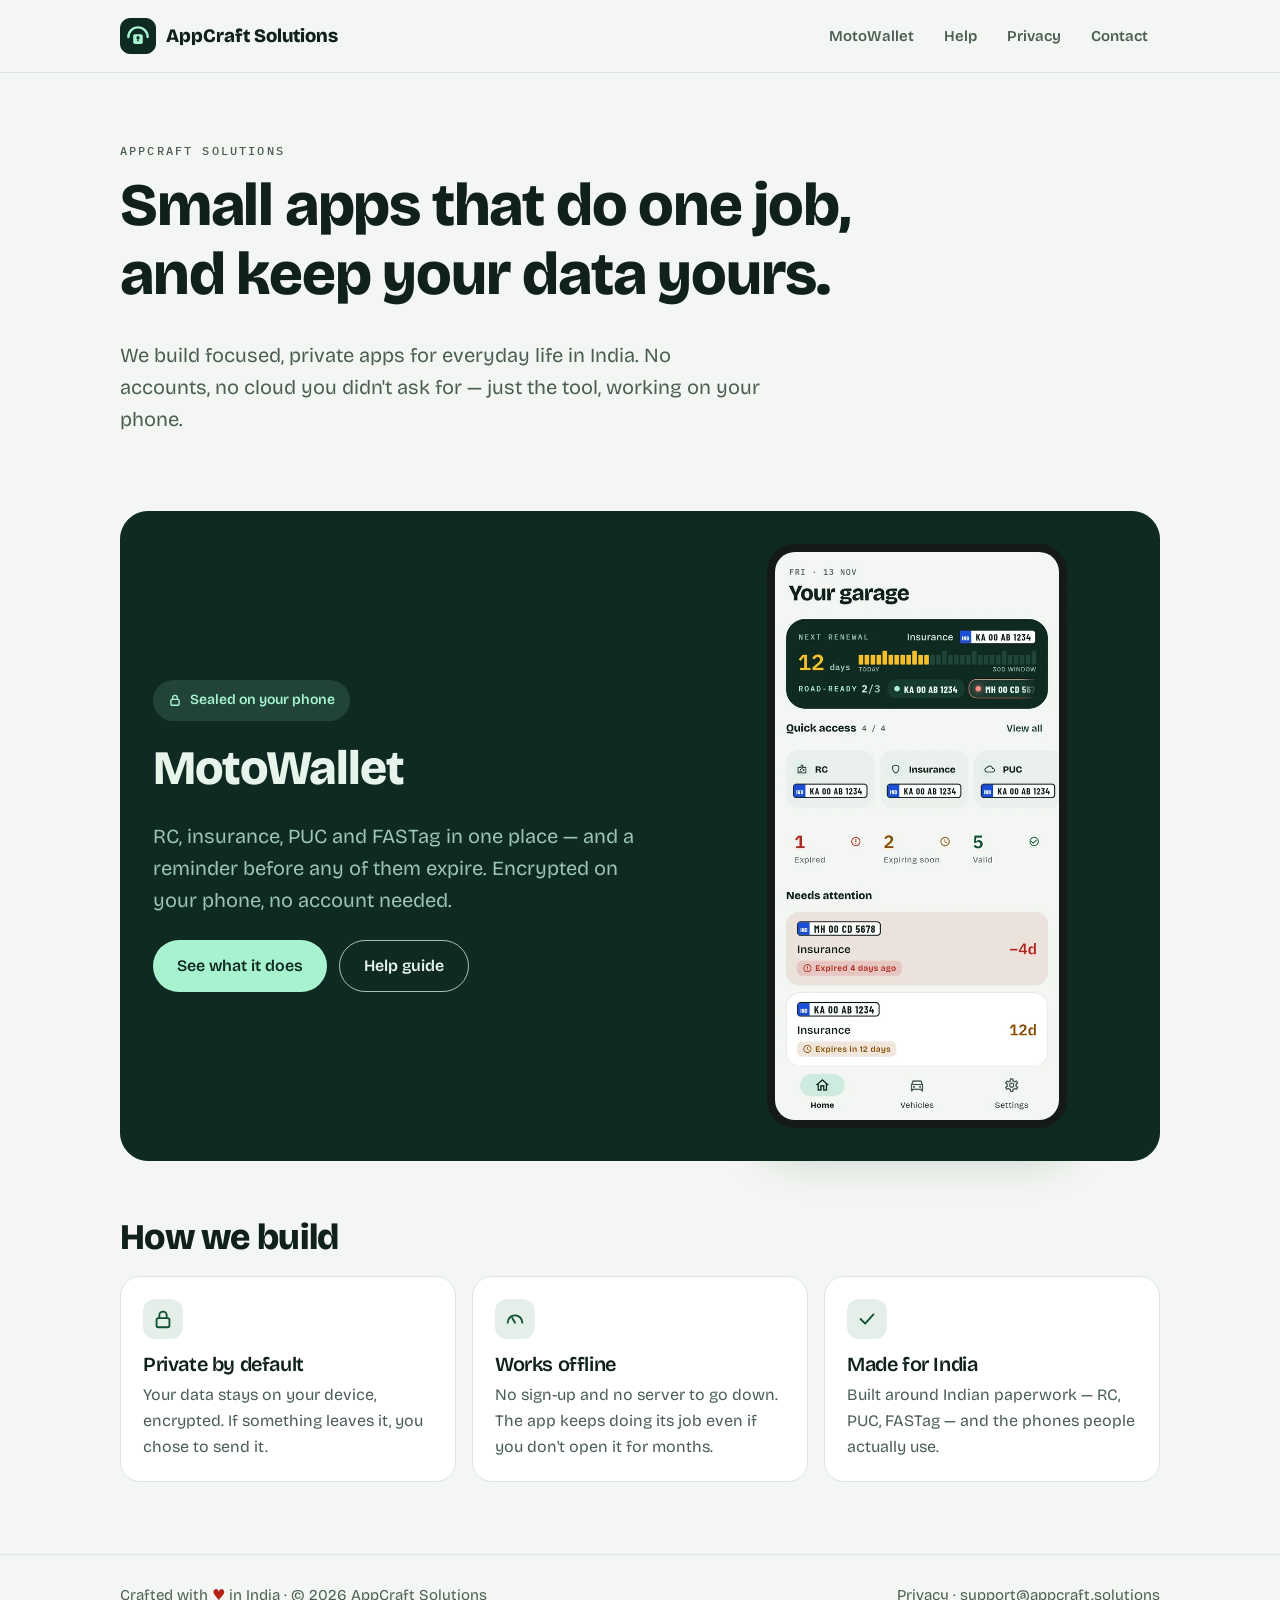
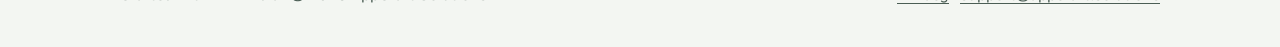
<file: index.html>
<!doctype html>
<html lang="en">
<head>
<meta charset="utf-8">
<meta name="viewport" content="width=device-width, initial-scale=1">
<title>AppCraft Solutions — private, useful apps</title>
<meta name="description" content="AppCraft Solutions builds small, private apps that keep working without an account. Home of MotoWallet.">
<meta property="og:title" content="AppCraft Solutions">
<meta property="og:description" content="Small, private apps that do one job well. Home of MotoWallet.">
<meta property="og:image" content="https://appcraft.solutions/assets/img/og.jpg">
<meta name="theme-color" content="#0F2A22">
<link rel="icon" href="/favicon.png">
<link rel="apple-touch-icon" href="/assets/img/icon-180.png">
<link rel="stylesheet" href="/assets/site.css">
</head>
<body>
<header class="site-header">
  <div class="wrap">
    <a class="brand" href="/">
      <span class="brand-mark"><svg width="22" height="22" viewBox="22 30 64 54" fill="none" stroke="#A7F3D0" aria-hidden="true"><path d="M26 60a28 28 0 0 1 56 0" stroke-width="7" stroke-linecap="round"/><path fill="#A7F3D0" stroke="none" fill-rule="evenodd" d="M45 52h18a5 5 0 0 1 5 5v18a5 5 0 0 1-5 5H45a5 5 0 0 1-5-5V57a5 5 0 0 1 5-5zm7.4 14.2a4.5 4.5 0 1 1 3.2 0l.8 5.8h-4.8z"/></svg></span>
      AppCraft Solutions
    </a>
    <nav class="site-nav" aria-label="Main">
      <a href="/vehiclevault/">MotoWallet</a>
      <a href="/vehiclevault/help/">Help</a>
      <a href="/vehiclevault/privacy/">Privacy</a>
      <a href="mailto:support@appcraft.solutions">Contact</a>
    </nav>
  </div>
</header>

<main>
  <div class="wrap">
    <section style="padding-top: 72px">
      <p class="eyebrow">AppCraft Solutions</p>
      <h1>Small apps that do one job,<br>and keep your data yours.</h1>
      <p class="lead">We build focused, private apps for everyday life in India. No accounts, no cloud you didn't ask for — just the tool, working on your phone.</p>
    </section>

    <section>
      <div class="panel hero" style="padding-top: 32px">
        <div>
          <span class="chip">
            <svg width="14" height="14" viewBox="0 0 24 24" fill="none" stroke="currentColor" stroke-width="2.4" stroke-linejoin="round" aria-hidden="true"><rect x="5" y="11" width="14" height="10" rx="2"/><path d="M8 11V8a4 4 0 0 1 8 0v3"/></svg>
            Sealed on your phone
          </span>
          <h2 style="margin-top: 20px; font-size: clamp(32px, 5vw, 48px)">MotoWallet</h2>
          <p class="lead">RC, insurance, PUC and FASTag in one place — and a reminder before any of them expire. Encrypted on your phone, no account needed.</p>
          <div class="hero-actions">
            <a class="button" href="/vehiclevault/">See what it does</a>
            <a class="button secondary" href="/vehiclevault/help/">Help guide</a>
          </div>
        </div>
        <div class="phone hero-phone"><img src="/assets/img/1_home.webp" alt="MotoWallet home screen" width="720" height="1440" loading="lazy"></div>
      </div>
    </section>

    <section>
      <h2>How we build</h2>
      <div class="grid">
        <div class="card">
          <div class="icon"><svg width="22" height="22" viewBox="0 0 24 24" fill="none" stroke-width="2" stroke-linejoin="round" aria-hidden="true"><rect x="5" y="11" width="14" height="10" rx="2"/><path d="M8 11V8a4 4 0 0 1 8 0v3"/></svg></div>
          <h3>Private by default</h3>
          <p>Your data stays on your device, encrypted. If something leaves it, you chose to send it.</p>
        </div>
        <div class="card">
          <div class="icon"><svg width="22" height="22" viewBox="0 0 24 24" fill="none" stroke-width="2" stroke-linecap="round" aria-hidden="true"><path d="M4 16a8 8 0 1 1 16 0"/><path d="M12 16l-3-5"/></svg></div>
          <h3>Works offline</h3>
          <p>No sign-up and no server to go down. The app keeps doing its job even if you don't open it for months.</p>
        </div>
        <div class="card">
          <div class="icon"><svg width="22" height="22" viewBox="0 0 24 24" fill="none" stroke-width="2" stroke-linecap="round" stroke-linejoin="round" aria-hidden="true"><path d="M5 12l5 5 9-10"/></svg></div>
          <h3>Made for India</h3>
          <p>Built around Indian paperwork — RC, PUC, FASTag — and the phones people actually use.</p>
        </div>
      </div>
    </section>
  </div>
</main>

<footer class="site-footer">
  <div class="wrap">
    <span>Crafted with <span class="love" aria-label="love">♥</span> in India · © 2026 AppCraft Solutions</span>
    <span><a href="/vehiclevault/privacy/">Privacy</a> · <a href="mailto:support@appcraft.solutions">support@appcraft.solutions</a></span>
  </div>
</footer>
</body>
</html>
</file>
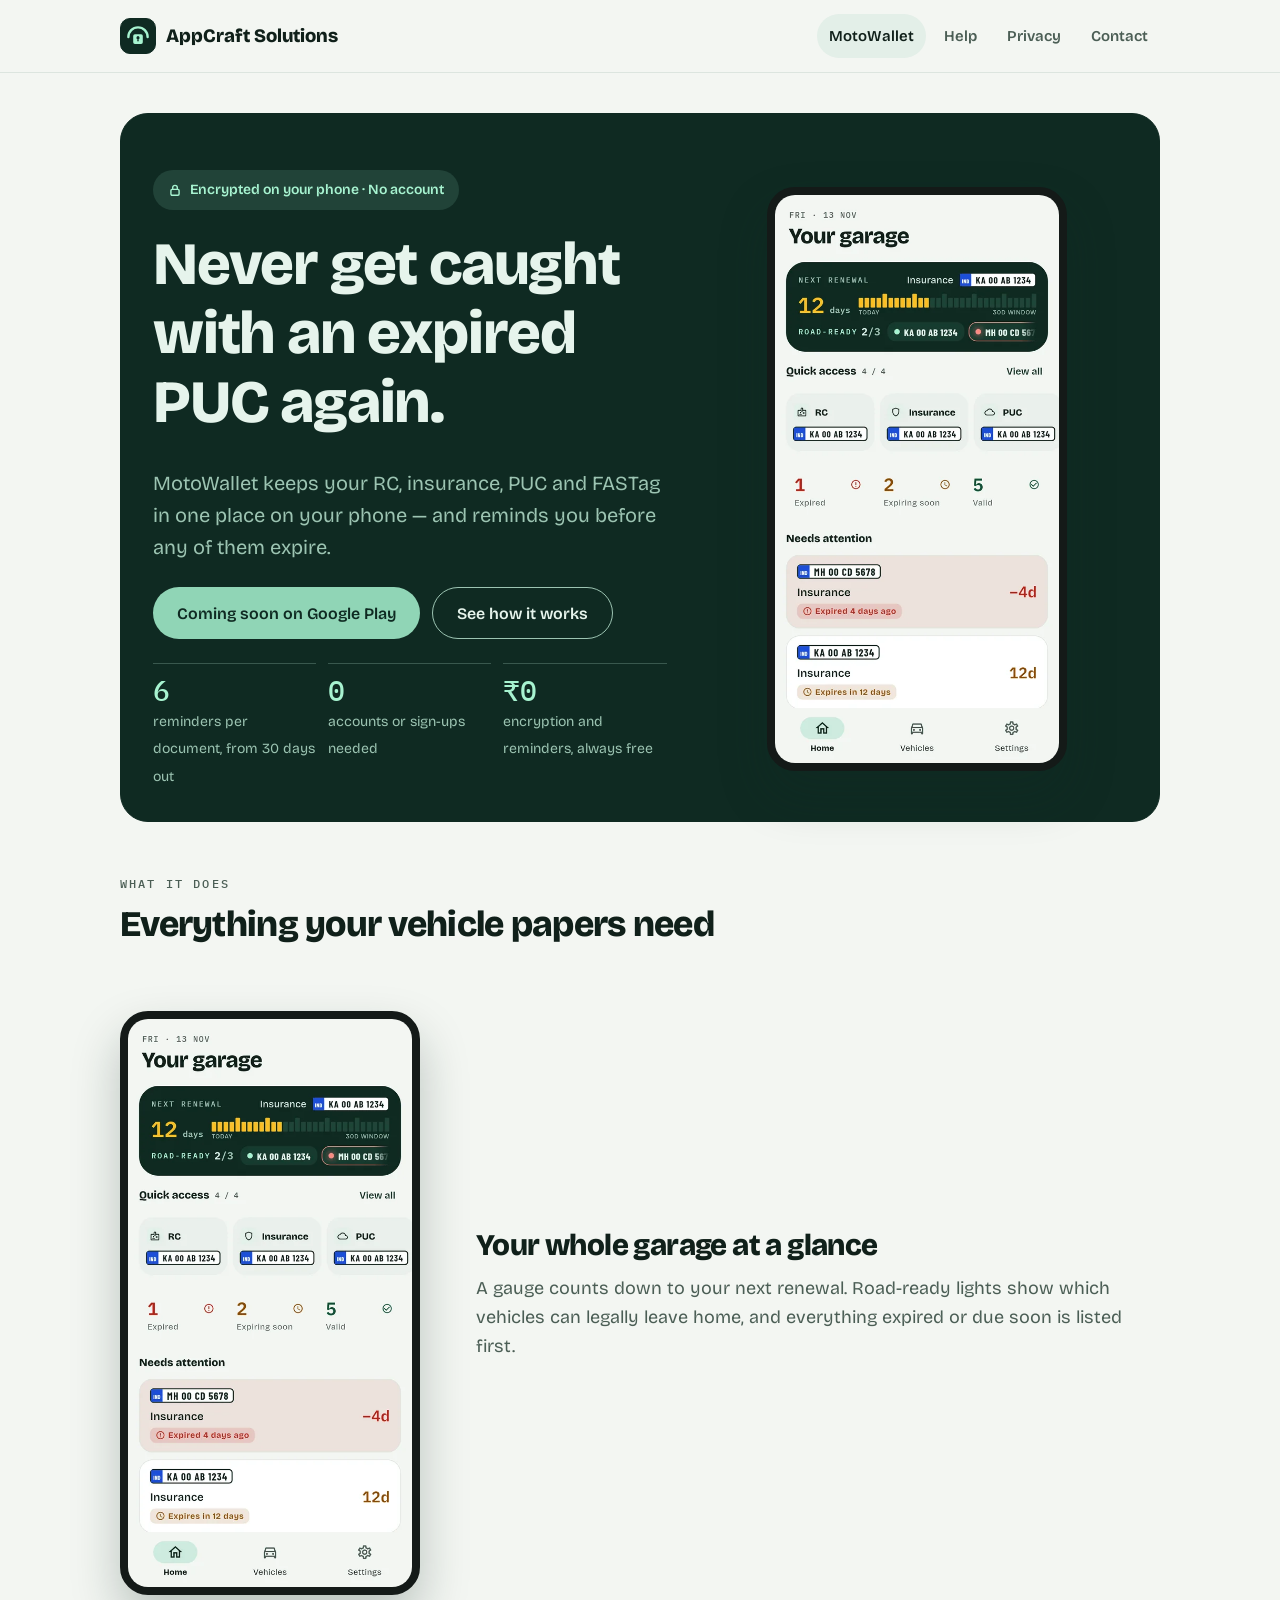
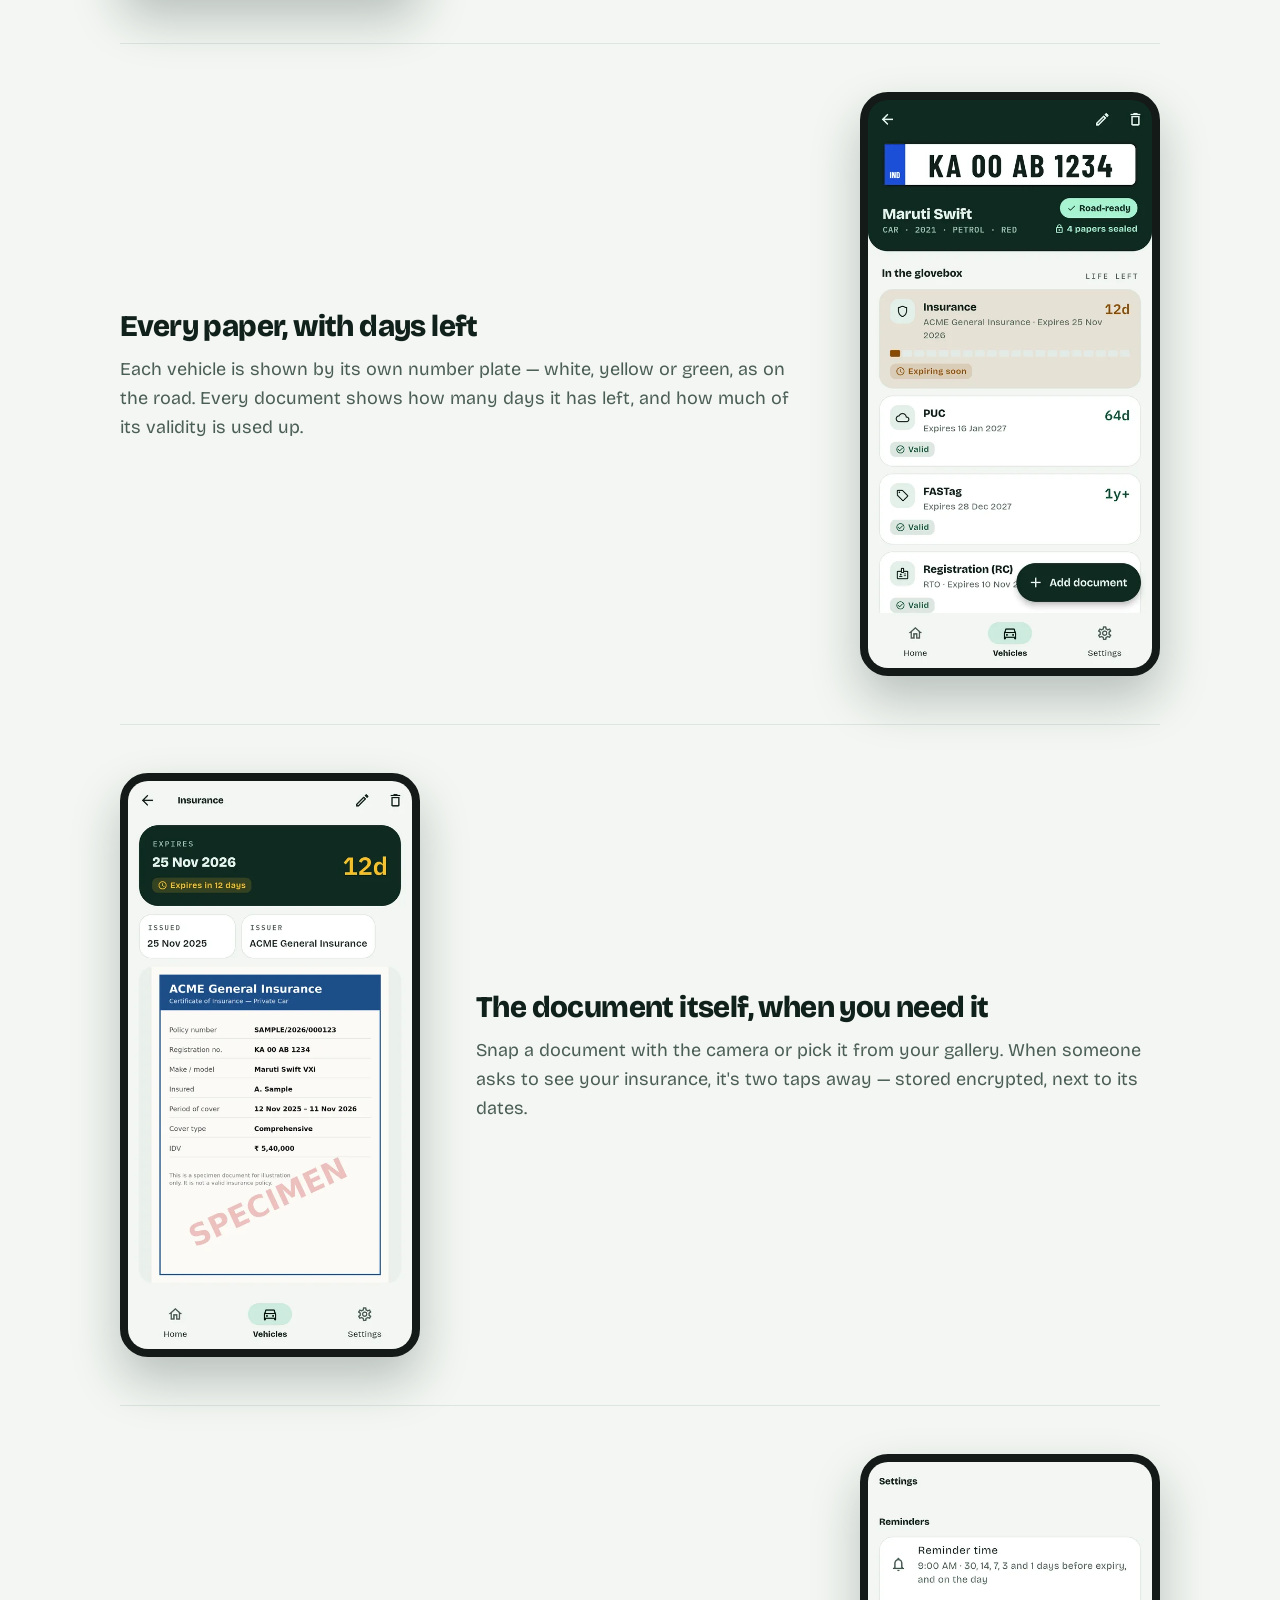
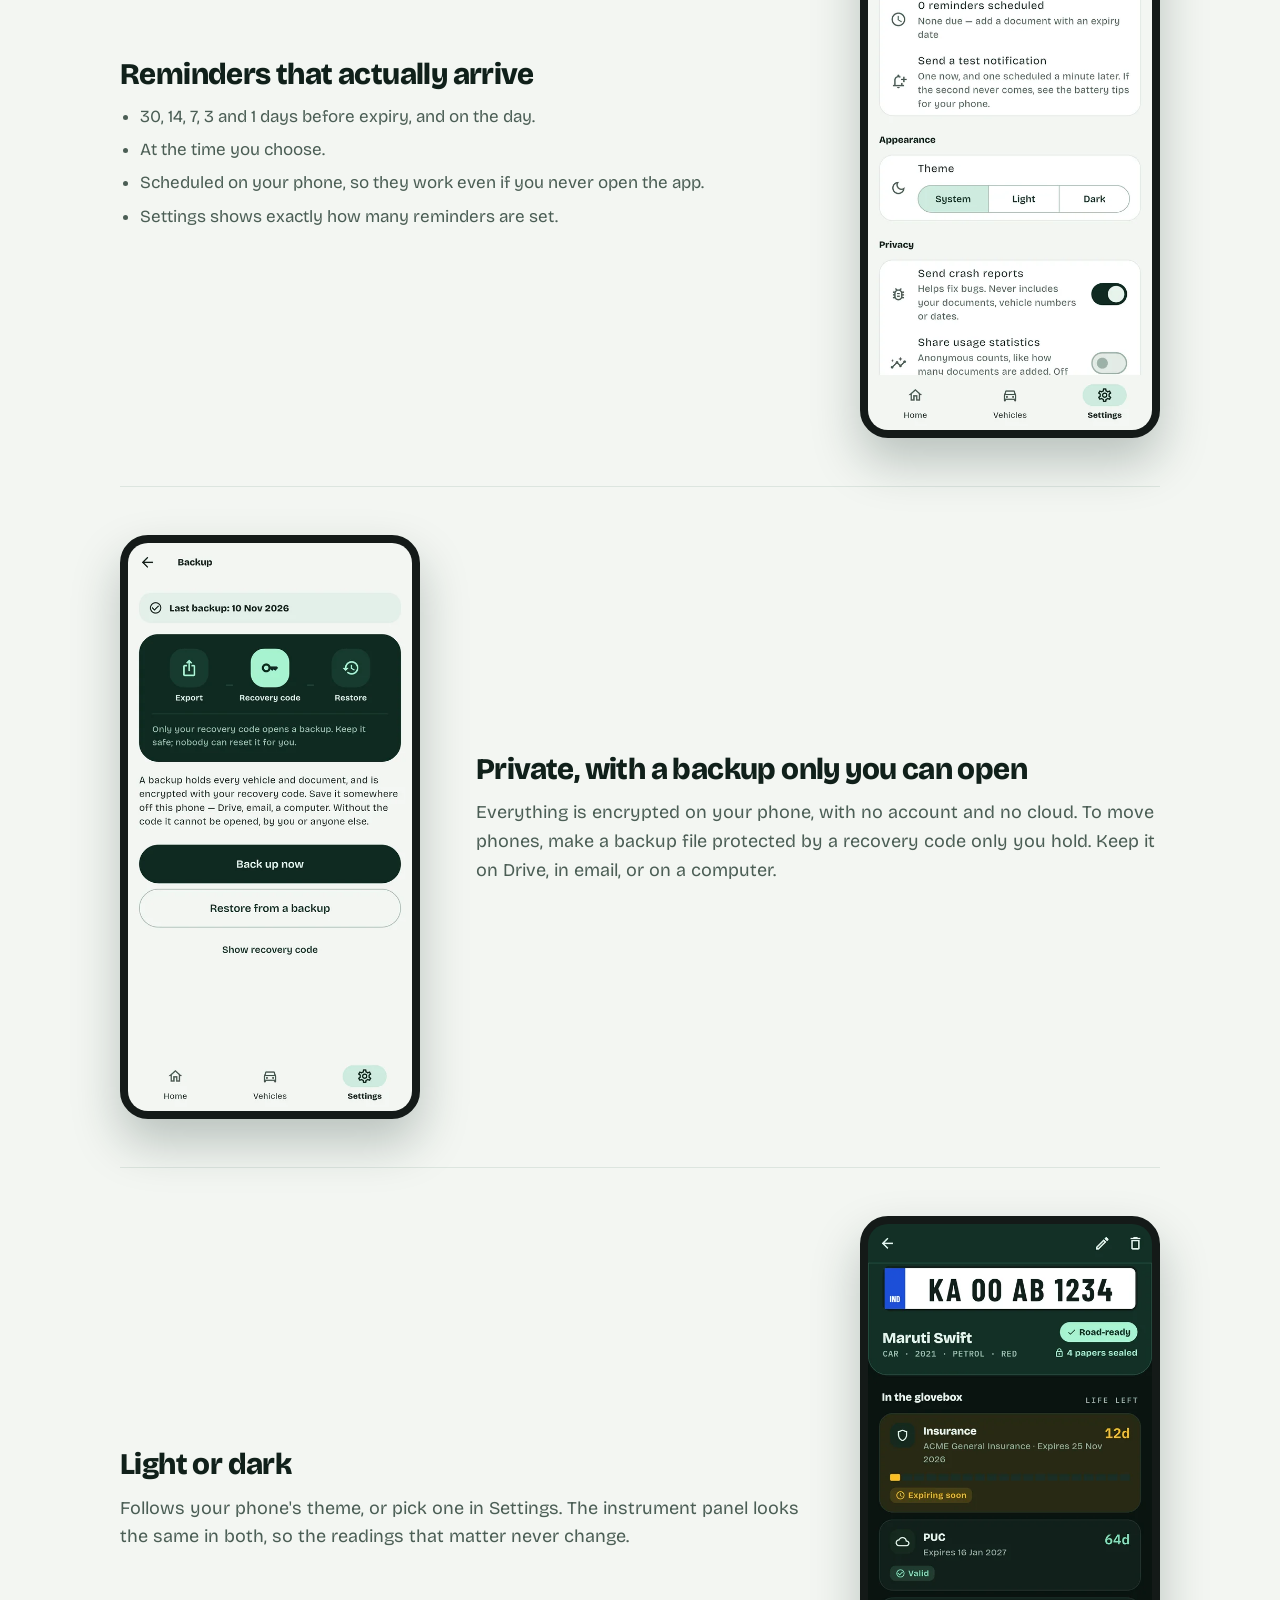
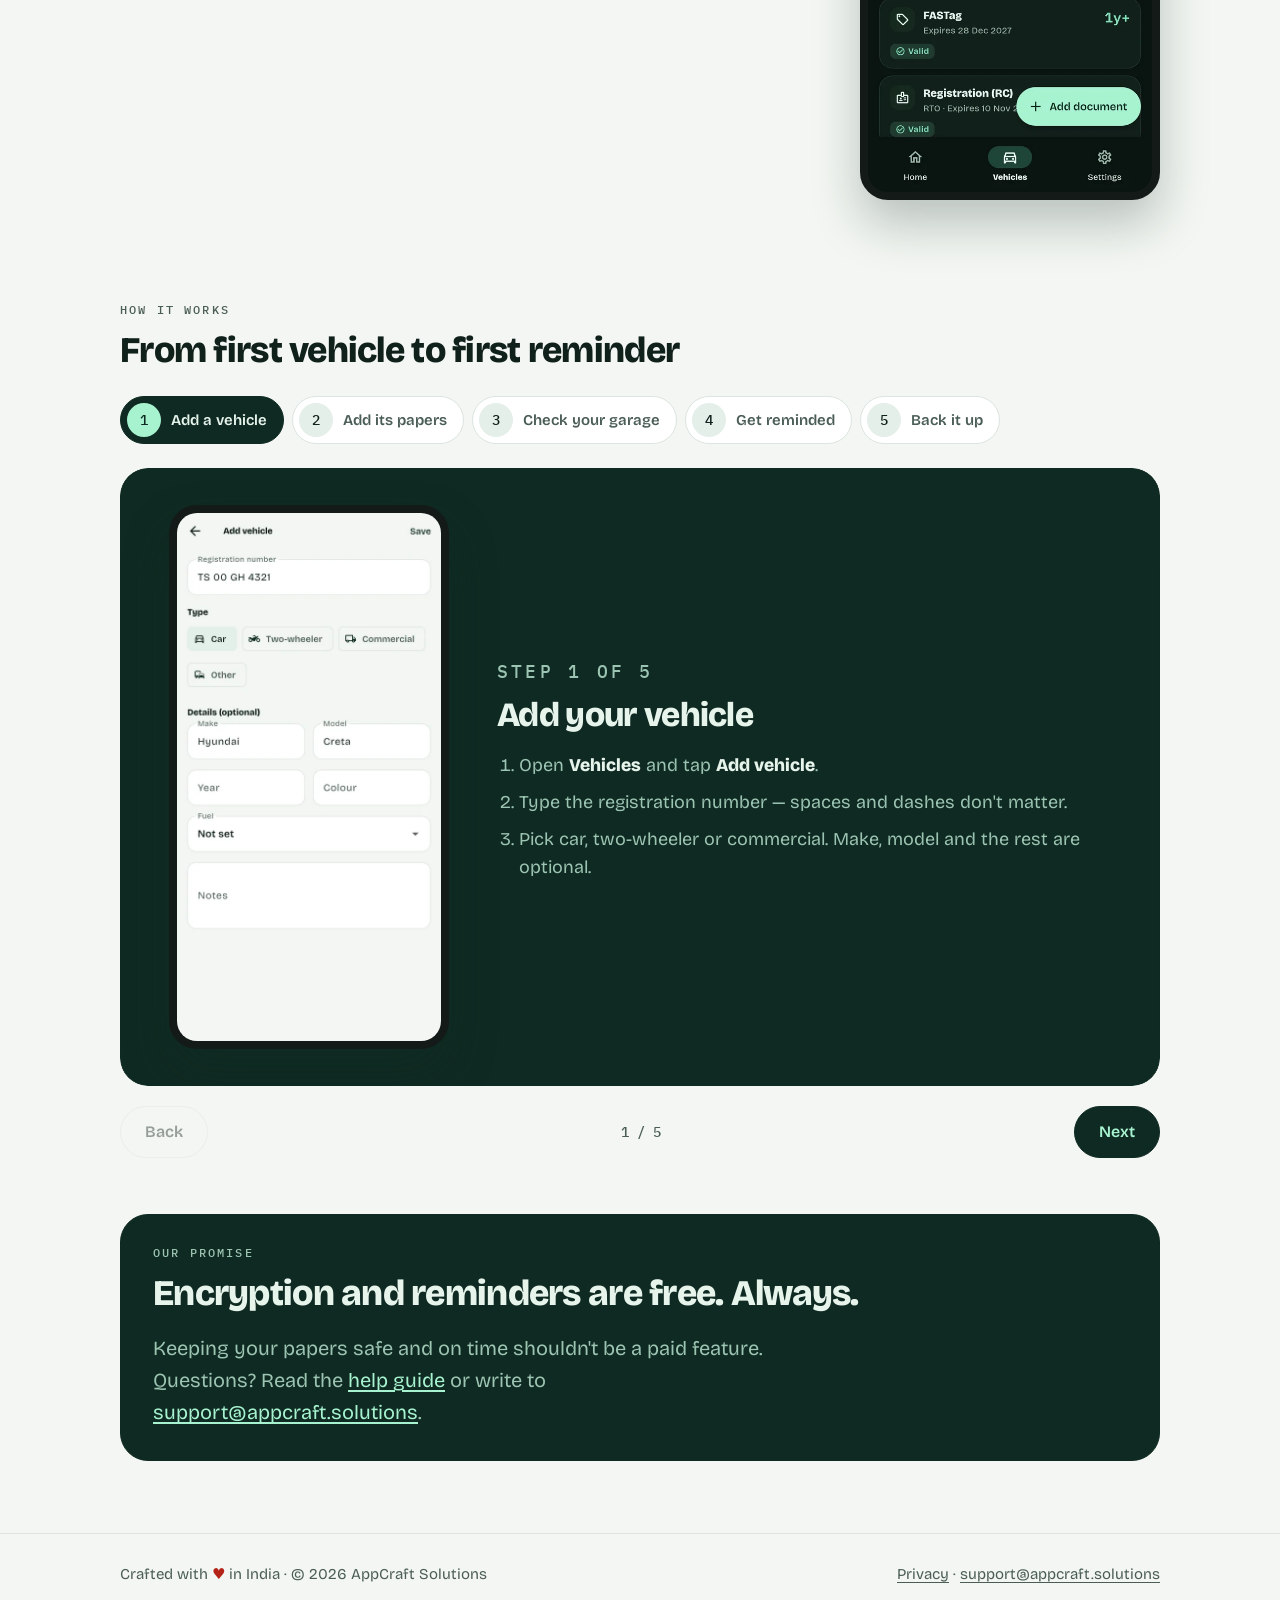
<file: vehiclevault/index.html>
<!doctype html>
<html lang="en">
<head>
<meta charset="utf-8">
<meta name="viewport" content="width=device-width, initial-scale=1">
<title>MotoWallet — your vehicle papers, sealed</title>
<meta name="description" content="Keep RC, insurance, PUC and FASTag safe and encrypted on your phone, and get reminded before any of them expire. No account, no cloud.">
<meta property="og:title" content="MotoWallet — your vehicle papers, sealed">
<meta property="og:description" content="RC, insurance, PUC and FASTag in one place, encrypted on your phone. Reminded before anything expires.">
<meta property="og:image" content="https://appcraft.solutions/assets/img/og.jpg">
<meta name="theme-color" content="#0F2A22">
<link rel="icon" href="/favicon.png">
<link rel="apple-touch-icon" href="/assets/img/icon-180.png">
<link rel="stylesheet" href="/assets/site.css">
</head>
<body>
<header class="site-header">
  <div class="wrap">
    <a class="brand" href="/">
      <span class="brand-mark"><svg width="22" height="22" viewBox="22 30 64 54" fill="none" stroke="#A7F3D0" aria-hidden="true"><path d="M26 60a28 28 0 0 1 56 0" stroke-width="7" stroke-linecap="round"/><path fill="#A7F3D0" stroke="none" fill-rule="evenodd" d="M45 52h18a5 5 0 0 1 5 5v18a5 5 0 0 1-5 5H45a5 5 0 0 1-5-5V57a5 5 0 0 1 5-5zm7.4 14.2a4.5 4.5 0 1 1 3.2 0l.8 5.8h-4.8z"/></svg></span>
      AppCraft Solutions
    </a>
    <nav class="site-nav" aria-label="Main">
      <a href="/vehiclevault/" aria-current="page">MotoWallet</a>
      <a href="/vehiclevault/help/">Help</a>
      <a href="/vehiclevault/privacy/">Privacy</a>
      <a href="mailto:support@appcraft.solutions">Contact</a>
    </nav>
  </div>
</header>

<main>
  <div class="wrap">
    <section style="padding-top: 40px">
      <div class="panel hero">
        <div>
          <span class="chip">
            <svg width="14" height="14" viewBox="0 0 24 24" fill="none" stroke="currentColor" stroke-width="2.4" stroke-linejoin="round" aria-hidden="true"><rect x="5" y="11" width="14" height="10" rx="2"/><path d="M8 11V8a4 4 0 0 1 8 0v3"/></svg>
            Encrypted on your phone · No account
          </span>
          <h1 style="margin-top: 20px">Never get caught with an expired PUC again.</h1>
          <p class="lead">MotoWallet keeps your RC, insurance, PUC and FASTag in one place on your phone — and reminds you before any of them expire.</p>
          <div class="hero-actions">
            <!-- Replace with the Play Store link once the app is live. -->
            <span class="button" aria-disabled="true">Coming soon on Google Play</span>
            <a class="button secondary" href="#how">See how it works</a>
          </div>
          <div class="stat-row">
            <div class="stat"><b>6</b><span>reminders per document, from 30 days out</span></div>
            <div class="stat"><b>0</b><span>accounts or sign-ups needed</span></div>
            <div class="stat"><b>₹0</b><span>encryption and reminders, always free</span></div>
          </div>
        </div>
        <div class="phone hero-phone"><img src="/assets/img/1_home.webp" alt="MotoWallet home screen: a gauge counting down 12 days to the next insurance renewal, and two of three vehicles road-ready" width="720" height="1440"></div>
      </div>
    </section>

    <section>
      <p class="eyebrow">What it does</p>
      <h2>Everything your vehicle papers need</h2>

      <div class="feature">
        <div class="phone"><img src="/assets/img/1_home.webp" alt="Home screen with the renewal gauge, road-ready lights and documents that need attention" width="720" height="1440" loading="lazy"></div>
        <div>
          <h3>Your whole garage at a glance</h3>
          <p>A gauge counts down to your next renewal. Road-ready lights show which vehicles can legally leave home, and everything expired or due soon is listed first.</p>
        </div>
      </div>

      <div class="feature">
        <div class="phone"><img src="/assets/img/3_vehicle_detail.webp" alt="A car's page: its number plate, and insurance, PUC, FASTag and RC with days left on each" width="720" height="1440" loading="lazy"></div>
        <div>
          <h3>Every paper, with days left</h3>
          <p>Each vehicle is shown by its own number plate — white, yellow or green, as on the road. Every document shows how many days it has left, and how much of its validity is used up.</p>
        </div>
      </div>

      <div class="feature">
        <div class="phone"><img src="/assets/img/4_document.webp" alt="An insurance certificate photo with its expiry date and days left" width="720" height="1440" loading="lazy"></div>
        <div>
          <h3>The document itself, when you need it</h3>
          <p>Snap a document with the camera or pick it from your gallery. When someone asks to see your insurance, it's two taps away — stored encrypted, next to its dates.</p>
        </div>
      </div>

      <div class="feature">
        <div class="phone"><img src="/assets/img/5_settings.webp" alt="Settings: reminder time, the number of reminders scheduled, and a test notification" width="720" height="1440" loading="lazy"></div>
        <div>
          <h3>Reminders that actually arrive</h3>
          <ul>
            <li>30, 14, 7, 3 and 1 days before expiry, and on the day.</li>
            <li>At the time you choose.</li>
            <li>Scheduled on your phone, so they work even if you never open the app.</li>
            <li>Settings shows exactly how many reminders are set.</li>
          </ul>
        </div>
      </div>

      <div class="feature">
        <div class="phone"><img src="/assets/img/6_backup.webp" alt="The backup screen, protected by a recovery code" width="720" height="1440" loading="lazy"></div>
        <div>
          <h3>Private, with a backup only you can open</h3>
          <p>Everything is encrypted on your phone, with no account and no cloud. To move phones, make a backup file protected by a recovery code only you hold. Keep it on Drive, in email, or on a computer.</p>
        </div>
      </div>

      <div class="feature">
        <div class="phone"><img src="/assets/img/8_vehicle_dark.webp" alt="A vehicle page in dark mode" width="720" height="1440" loading="lazy"></div>
        <div>
          <h3>Light or dark</h3>
          <p>Follows your phone's theme, or pick one in Settings. The instrument panel looks the same in both, so the readings that matter never change.</p>
        </div>
      </div>
    </section>

    <section id="how">
      <p class="eyebrow">How it works</p>
      <h2>From first vehicle to first reminder</h2>

      <div class="stepper" data-stepper>
        <div class="steps" role="tablist" aria-label="Steps">
          <button role="tab" aria-selected="true" aria-controls="step-1" id="tab-1"><span class="n">1</span><span class="label">Add a vehicle</span></button>
          <button role="tab" aria-selected="false" aria-controls="step-2" id="tab-2" tabindex="-1"><span class="n">2</span><span class="label">Add its papers</span></button>
          <button role="tab" aria-selected="false" aria-controls="step-3" id="tab-3" tabindex="-1"><span class="n">3</span><span class="label">Check your garage</span></button>
          <button role="tab" aria-selected="false" aria-controls="step-4" id="tab-4" tabindex="-1"><span class="n">4</span><span class="label">Get reminded</span></button>
          <button role="tab" aria-selected="false" aria-controls="step-5" id="tab-5" tabindex="-1"><span class="n">5</span><span class="label">Back it up</span></button>
        </div>

        <div class="track">
          <div class="slide" role="tabpanel" id="step-1" aria-labelledby="tab-1">
            <div class="phone"><img src="/assets/img/add_vehicle.webp" alt="The Add vehicle form with a registration number, make and model filled in" width="720" height="1440" loading="lazy"></div>
            <div>
              <p class="eyebrow">Step 1 of 5</p>
              <h3>Add your vehicle</h3>
              <ol>
                <li>Open <strong>Vehicles</strong> and tap <strong>Add vehicle</strong>.</li>
                <li>Type the registration number — spaces and dashes don't matter.</li>
                <li>Pick car, two-wheeler or commercial. Make, model and the rest are optional.</li>
              </ol>
            </div>
          </div>
          <div class="slide" role="tabpanel" id="step-2" aria-labelledby="tab-2">
            <div class="phone"><img src="/assets/img/add_document.webp" alt="The Add document form with a photo of an insurance certificate and its expiry date" width="720" height="1440" loading="lazy"></div>
            <div>
              <p class="eyebrow">Step 2 of 5</p>
              <h3>Add its papers</h3>
              <ol>
                <li>Open the vehicle and tap <strong>Add document</strong>.</li>
                <li>Choose RC, Insurance, PUC or FASTag.</li>
                <li><strong>Take photo</strong> or <strong>Choose from gallery</strong>.</li>
                <li>Set the <strong>expiry date</strong> and save. Reminders are set up straight away.</li>
              </ol>
            </div>
          </div>
          <div class="slide" role="tabpanel" id="step-3" aria-labelledby="tab-3">
            <div class="phone"><img src="/assets/img/3_vehicle_detail.webp" alt="A vehicle page showing each document with days left" width="720" height="1440" loading="lazy"></div>
            <div>
              <p class="eyebrow">Step 3 of 5</p>
              <h3>See where you stand</h3>
              <p>Each vehicle shows whether it's <strong>road-ready</strong> and how many days every document has left. Home sums it all up with a gauge to the next renewal.</p>
            </div>
          </div>
          <div class="slide" role="tabpanel" id="step-4" aria-labelledby="tab-4">
            <div class="phone"><img src="/assets/img/5_settings.webp" alt="Settings showing the reminder time and reminders scheduled" width="720" height="1440" loading="lazy"></div>
            <div>
              <p class="eyebrow">Step 4 of 5</p>
              <h3>Get reminded</h3>
              <p>You'll hear from MotoWallet <strong>30, 14, 7, 3 and 1 days</strong> before anything expires, and on the day. Set the time in Settings, and send yourself a test notification to be sure.</p>
              <p style="margin: 0">On Xiaomi, Realme, Oppo or Vivo? <a href="/vehiclevault/help/#battery">Allow it to run in the background.</a></p>
            </div>
          </div>
          <div class="slide" role="tabpanel" id="step-5" aria-labelledby="tab-5">
            <div class="phone"><img src="/assets/img/6_backup.webp" alt="The backup screen" width="720" height="1440" loading="lazy"></div>
            <div>
              <p class="eyebrow">Step 5 of 5</p>
              <h3>Back it up</h3>
              <p>Settings → <strong>Backup</strong> → <strong>Back up now</strong>. Write down your <strong>recovery code</strong> and save the file somewhere off the phone. If your phone is ever lost, that's how your papers come back.</p>
            </div>
          </div>
        </div>

        <div class="stepper-nav">
          <button class="ghost" data-prev disabled>Back</button>
          <span class="count" aria-live="polite" data-count>1 / 5</span>
          <button data-next>Next</button>
        </div>
      </div>
    </section>

    <section>
      <div class="panel">
        <p class="eyebrow">Our promise</p>
        <h2>Encryption and reminders are free. Always.</h2>
        <p class="lead" style="margin-bottom: 0">Keeping your papers safe and on time shouldn't be a paid feature. Questions? Read the <a href="/vehiclevault/help/">help guide</a> or write to <a href="mailto:support@appcraft.solutions">support@appcraft.solutions</a>.</p>
      </div>
    </section>
  </div>
</main>

<script>
// Stepper: tabs, Back/Next and swipe all drive one scroll-snap track.
// Without JavaScript the track still swipes and the steps still read.
(() => {
  const root = document.querySelector('[data-stepper]');
  const track = root.querySelector('.track');
  const slides = [...track.children];
  const tabs = [...root.querySelectorAll('[role="tab"]')];
  const prev = root.querySelector('[data-prev]');
  const next = root.querySelector('[data-next]');
  const count = root.querySelector('[data-count]');
  let current = 0;

  const show = (i) => {
    current = Math.max(0, Math.min(slides.length - 1, i));
    tabs.forEach((t, n) => {
      t.setAttribute('aria-selected', String(n === current));
      t.tabIndex = n === current ? 0 : -1;
      t.classList.toggle('done', n < current);
    });
    prev.disabled = current === 0;
    next.textContent = current === slides.length - 1 ? 'Start again' : 'Next';
    count.textContent = `${current + 1} / ${slides.length}`;
  };
  const go = (i) => {
    const target = i >= slides.length ? 0 : i;
    track.scrollTo({ left: slides[target].offsetLeft - track.offsetLeft });
    show(target);
  };

  tabs.forEach((t, n) => t.addEventListener('click', () => go(n)));
  root.querySelector('[role="tablist"]').addEventListener('keydown', (e) => {
    if (e.key !== 'ArrowRight' && e.key !== 'ArrowLeft') return;
    const n = Math.max(0, Math.min(slides.length - 1, current + (e.key === 'ArrowRight' ? 1 : -1)));
    go(n);
    tabs[n].focus();
  });
  prev.addEventListener('click', () => go(current - 1));
  next.addEventListener('click', () => go(current + 1));
  // Swiping updates the steps once the track settles on a slide.
  let t;
  track.addEventListener('scroll', () => {
    clearTimeout(t);
    t = setTimeout(() => show(Math.round(track.scrollLeft / track.clientWidth)), 80);
  });
  show(0);
})();
</script>

<footer class="site-footer">
  <div class="wrap">
    <span>Crafted with <span class="love" aria-label="love">♥</span> in India · © 2026 AppCraft Solutions</span>
    <span><a href="/vehiclevault/privacy/">Privacy</a> · <a href="mailto:support@appcraft.solutions">support@appcraft.solutions</a></span>
  </div>
</footer>
</body>
</html>
</file>
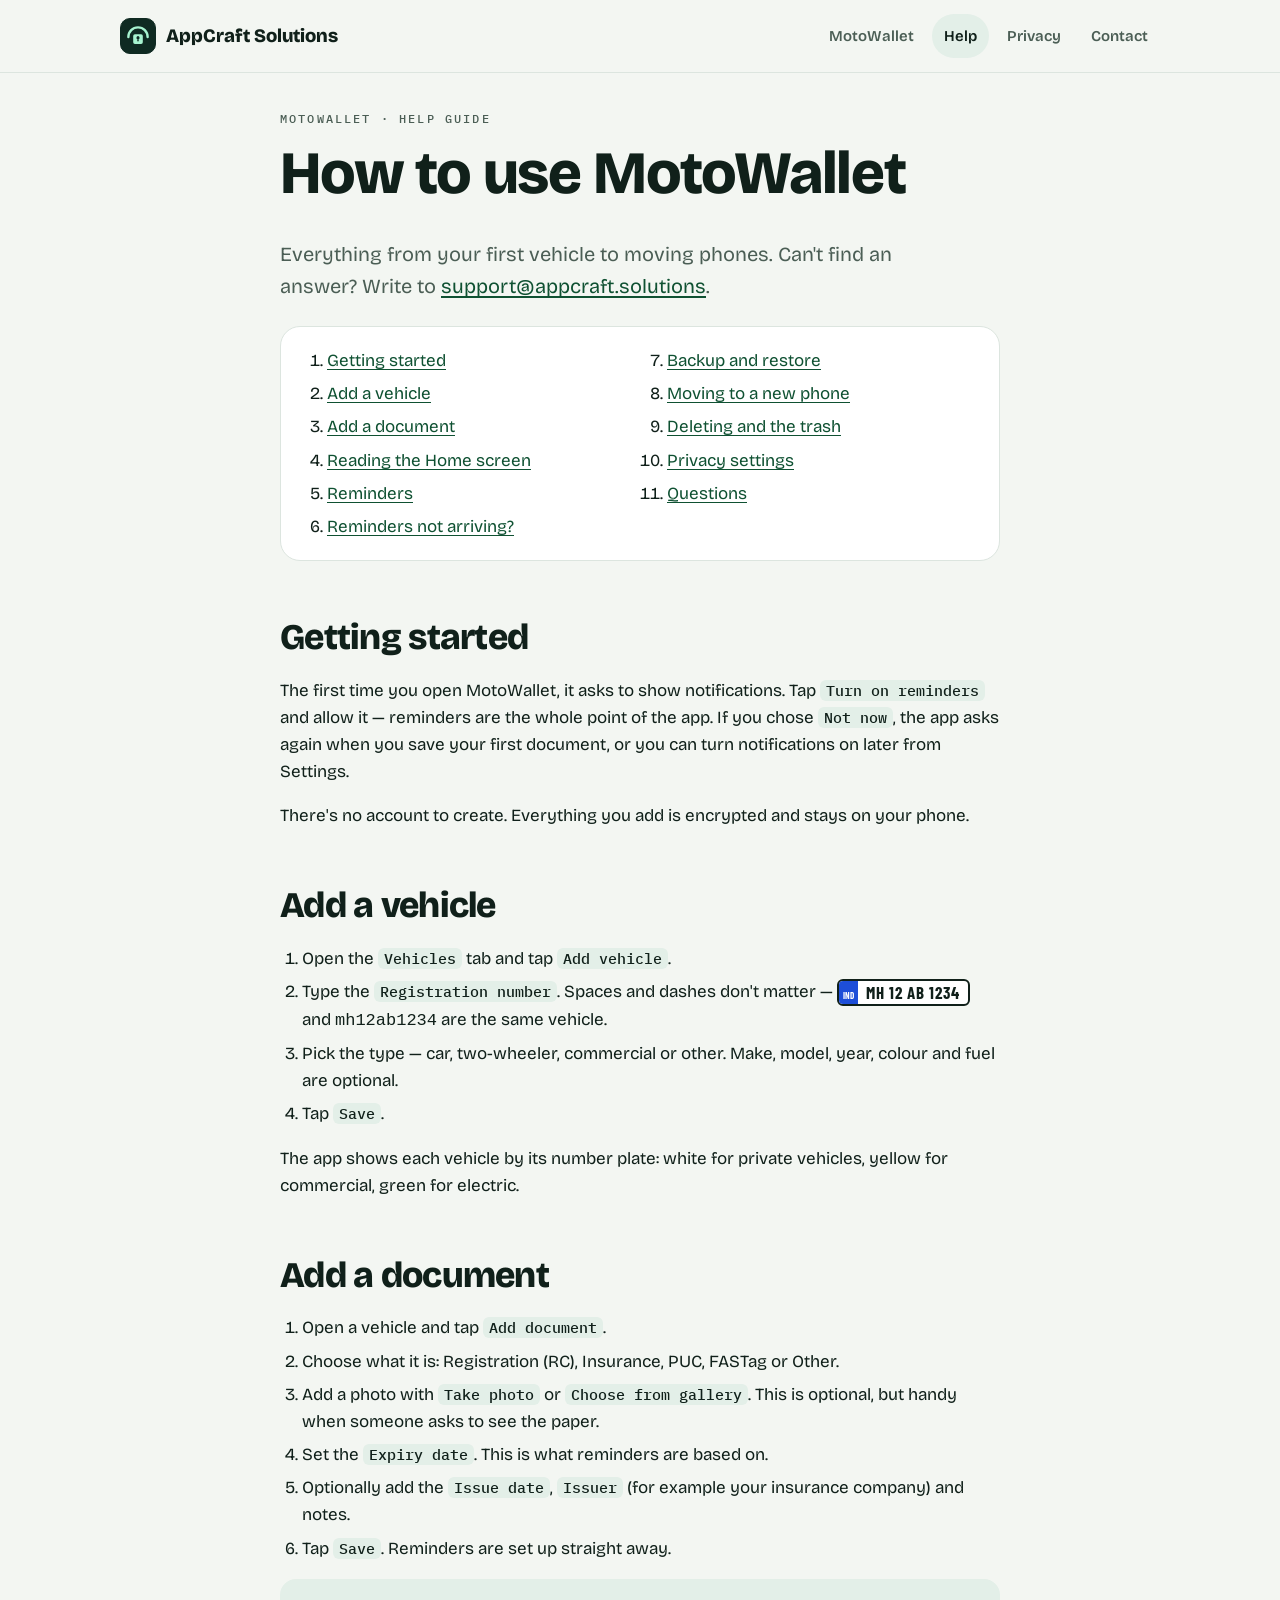
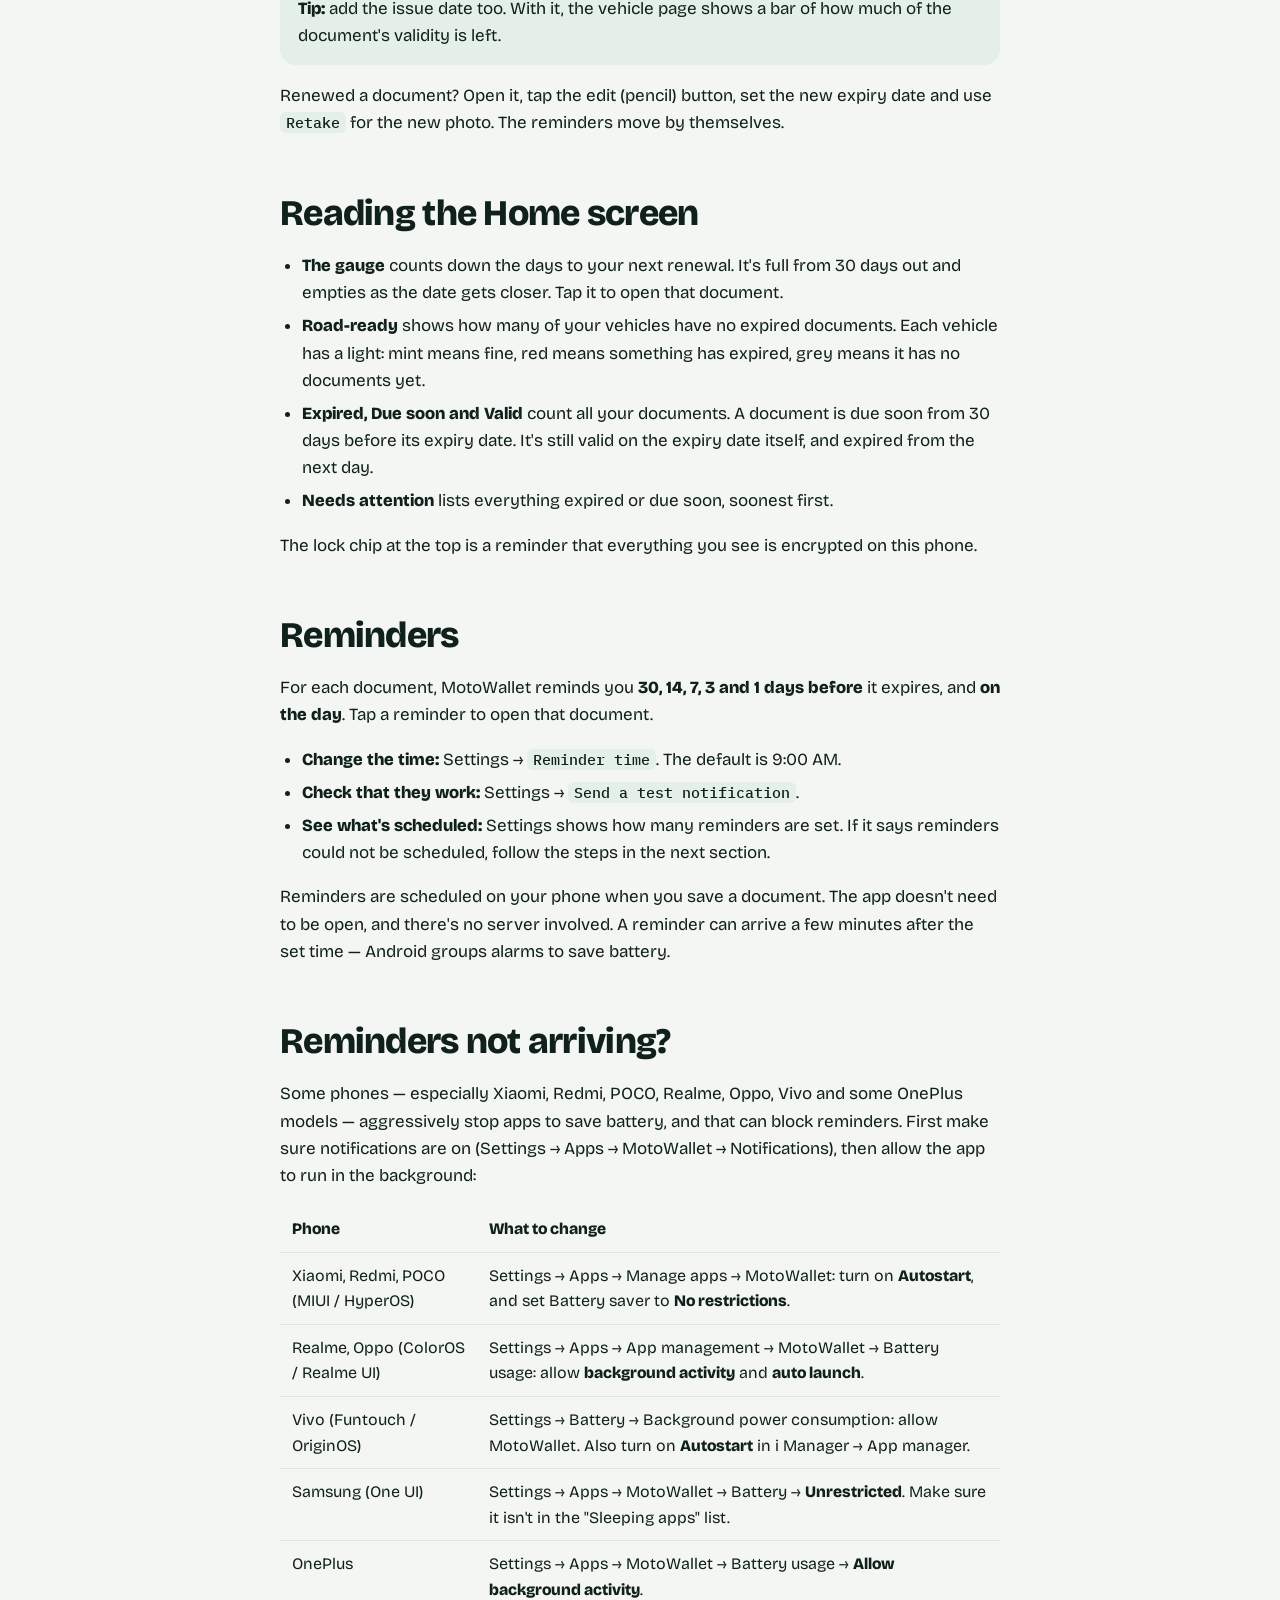
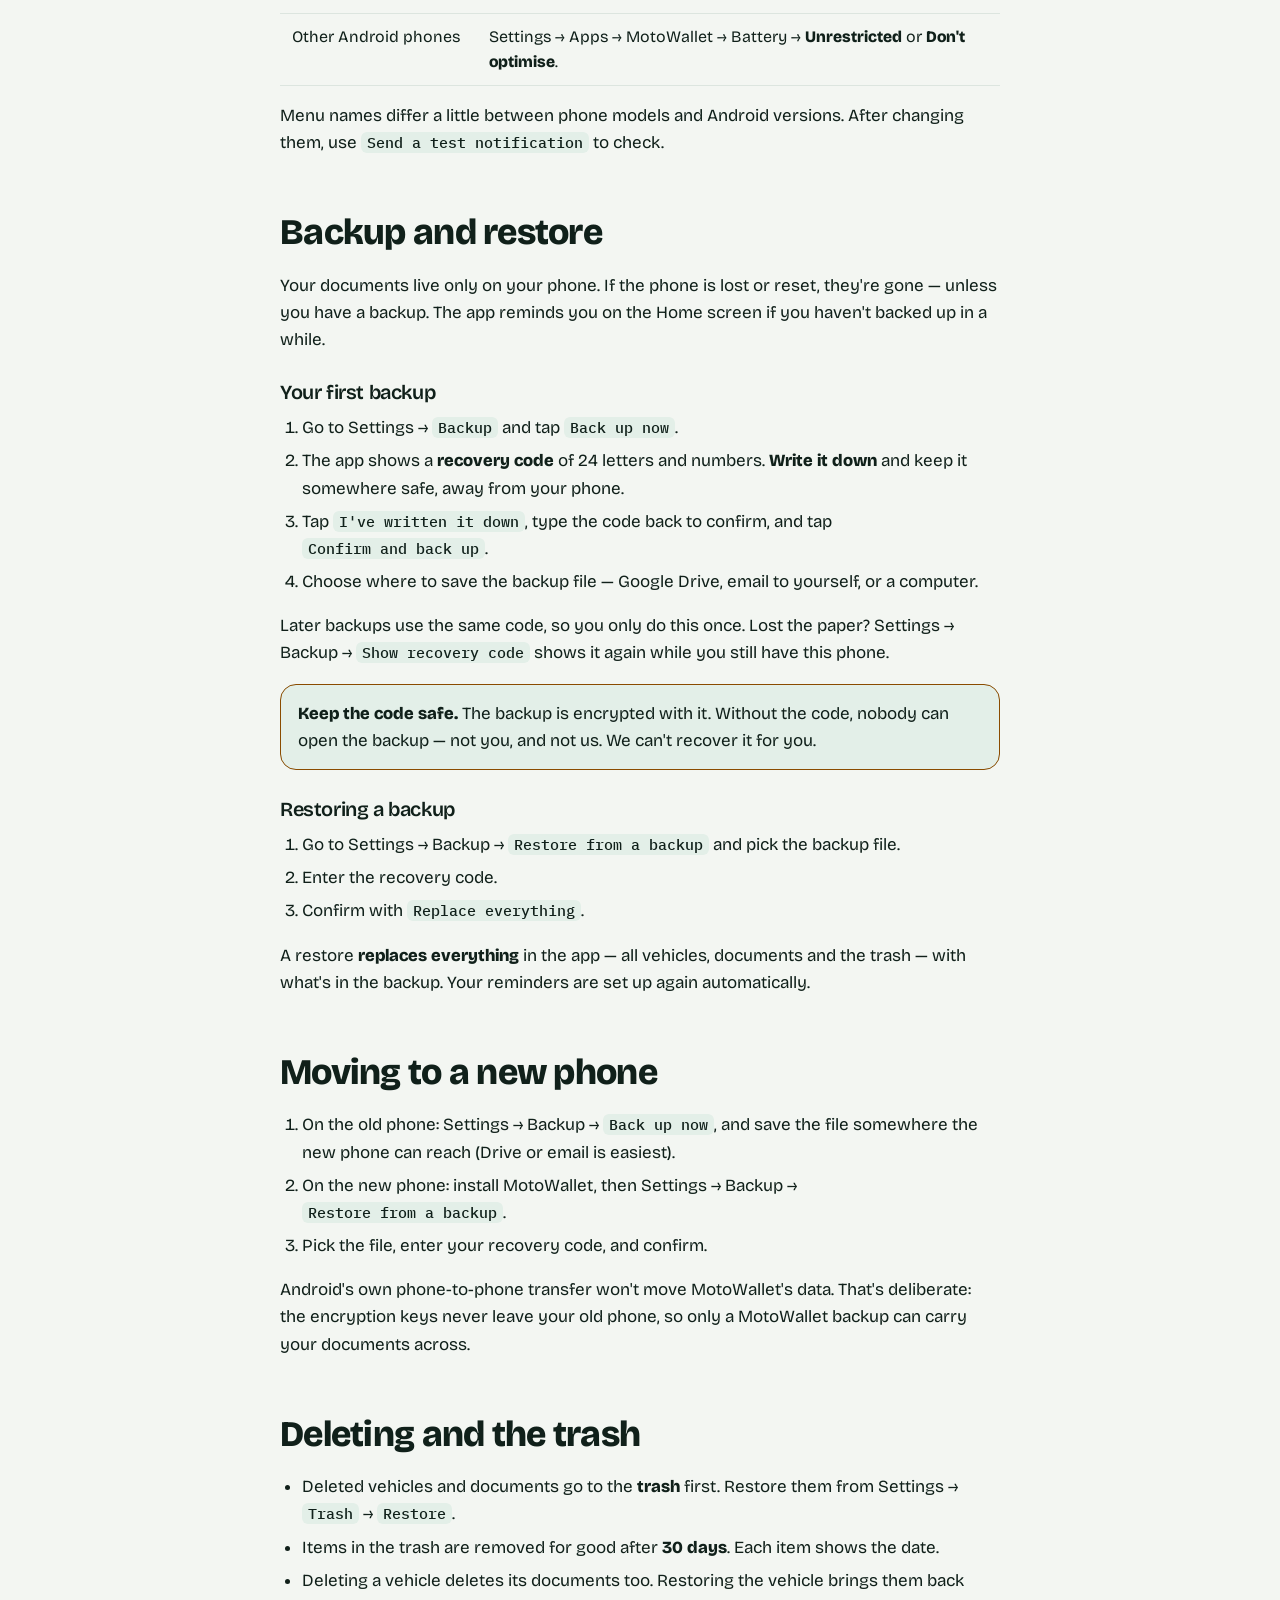
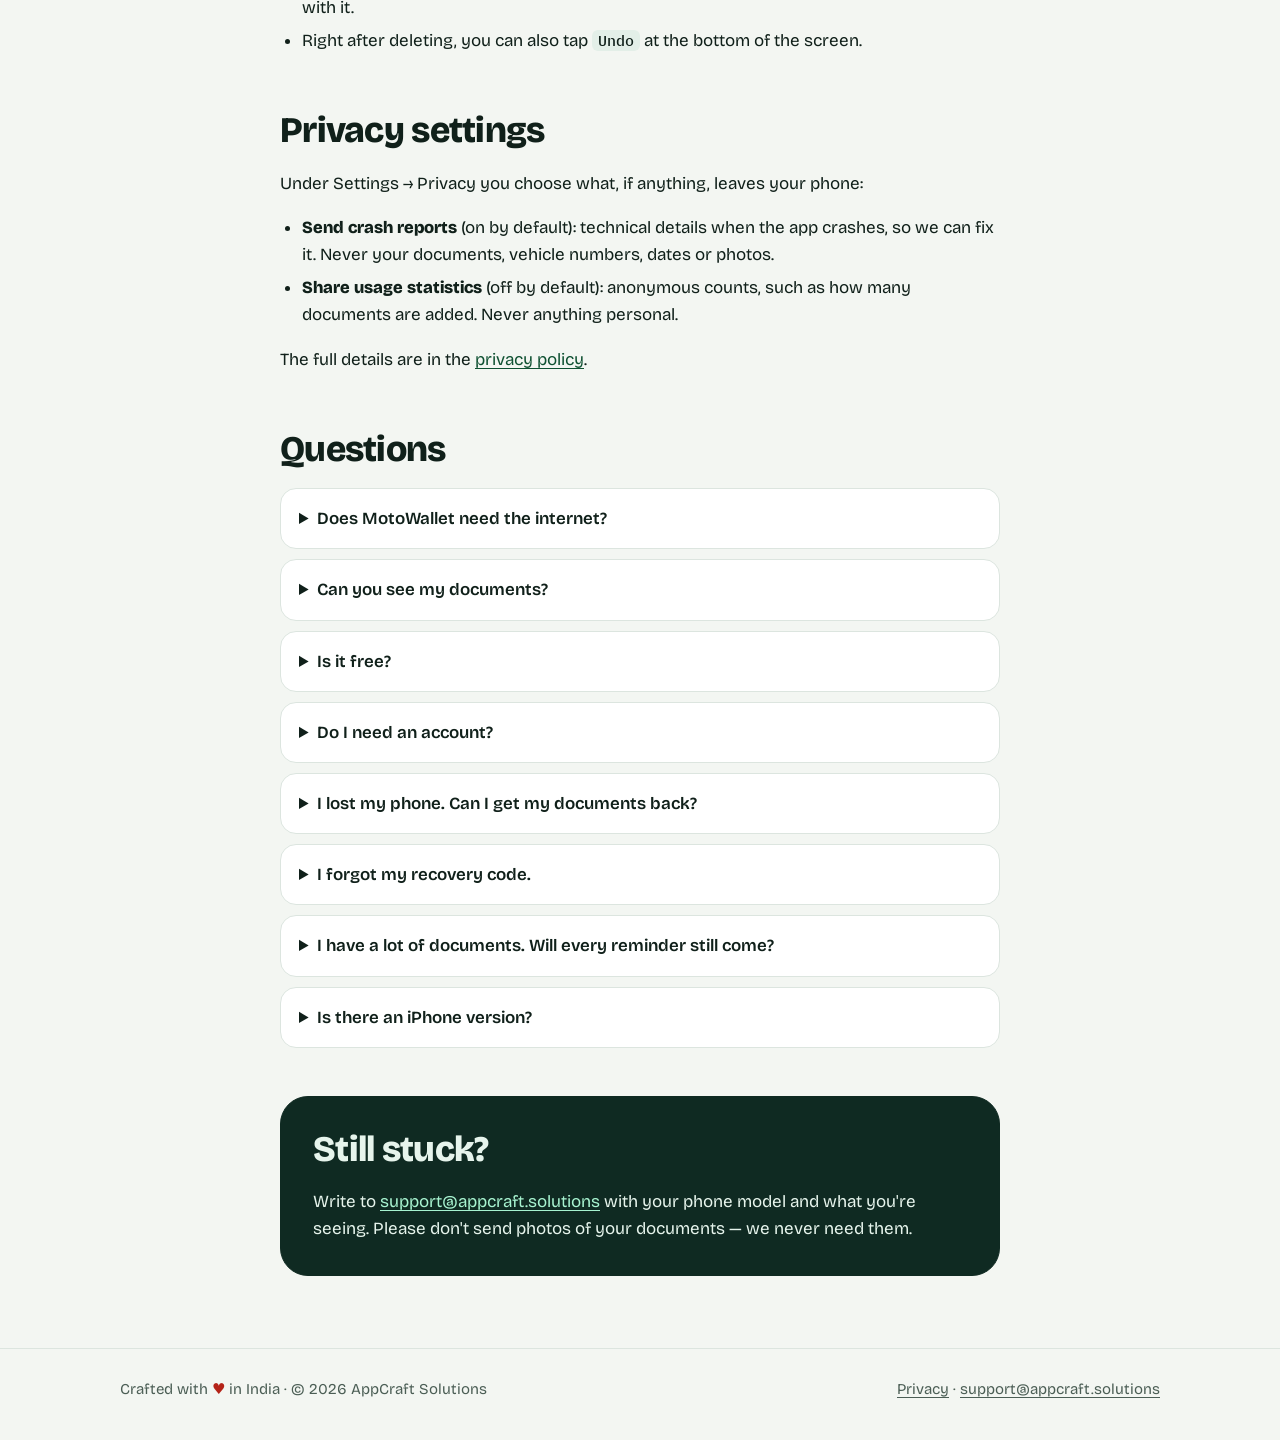
<file: vehiclevault/help/index.html>
<!doctype html>
<html lang="en">
<head>
<meta charset="utf-8">
<meta name="viewport" content="width=device-width, initial-scale=1">
<title>MotoWallet help guide</title>
<meta name="description" content="How to use MotoWallet: adding vehicles and documents, reminders, fixing reminders on Xiaomi, Realme, Oppo and Vivo phones, backup and restore, and moving to a new phone.">
<meta name="theme-color" content="#0F2A22">
<link rel="icon" href="/favicon.png">
<link rel="apple-touch-icon" href="/assets/img/icon-180.png">
<link rel="stylesheet" href="/assets/site.css">
</head>
<body>
<header class="site-header">
  <div class="wrap">
    <a class="brand" href="/">
      <span class="brand-mark"><svg width="22" height="22" viewBox="22 30 64 54" fill="none" stroke="#A7F3D0" aria-hidden="true"><path d="M26 60a28 28 0 0 1 56 0" stroke-width="7" stroke-linecap="round"/><path fill="#A7F3D0" stroke="none" fill-rule="evenodd" d="M45 52h18a5 5 0 0 1 5 5v18a5 5 0 0 1-5 5H45a5 5 0 0 1-5-5V57a5 5 0 0 1 5-5zm7.4 14.2a4.5 4.5 0 1 1 3.2 0l.8 5.8h-4.8z"/></svg></span>
      AppCraft Solutions
    </a>
    <nav class="site-nav" aria-label="Main">
      <a href="/vehiclevault/">MotoWallet</a>
      <a href="/vehiclevault/help/" aria-current="page">Help</a>
      <a href="/vehiclevault/privacy/">Privacy</a>
      <a href="mailto:support@appcraft.solutions">Contact</a>
    </nav>
  </div>
</header>

<main class="wrap narrow doc">
  <p class="eyebrow">MotoWallet · Help guide</p>
  <h1>How to use MotoWallet</h1>
  <p class="lead">Everything from your first vehicle to moving phones. Can't find an answer? Write to <a href="mailto:support@appcraft.solutions">support@appcraft.solutions</a>.</p>

  <nav class="toc" aria-label="Contents">
    <ol>
      <li><a href="#start">Getting started</a></li>
      <li><a href="#vehicle">Add a vehicle</a></li>
      <li><a href="#document">Add a document</a></li>
      <li><a href="#home">Reading the Home screen</a></li>
      <li><a href="#reminders">Reminders</a></li>
      <li><a href="#battery">Reminders not arriving?</a></li>
      <li><a href="#backup">Backup and restore</a></li>
      <li><a href="#new-phone">Moving to a new phone</a></li>
      <li><a href="#trash">Deleting and the trash</a></li>
      <li><a href="#privacy">Privacy settings</a></li>
      <li><a href="#faq">Questions</a></li>
    </ol>
  </nav>

  <h2 id="start">Getting started</h2>
  <p>The first time you open MotoWallet, it asks to show notifications. Tap <span class="ui">Turn on reminders</span> and allow it — reminders are the whole point of the app. If you chose <span class="ui">Not now</span>, the app asks again when you save your first document, or you can turn notifications on later from Settings.</p>
  <p>There's no account to create. Everything you add is encrypted and stays on your phone.</p>

  <h2 id="vehicle">Add a vehicle</h2>
  <ol>
    <li>Open the <span class="ui">Vehicles</span> tab and tap <span class="ui">Add vehicle</span>.</li>
    <li>Type the <span class="ui">Registration number</span>. Spaces and dashes don't matter — <span class="plate"><span>IND</span><span>MH 12 AB 1234</span></span> and <code>mh12ab1234</code> are the same vehicle.</li>
    <li>Pick the type — car, two-wheeler, commercial or other. Make, model, year, colour and fuel are optional.</li>
    <li>Tap <span class="ui">Save</span>.</li>
  </ol>
  <p>The app shows each vehicle by its number plate: white for private vehicles, yellow for commercial, green for electric.</p>

  <h2 id="document">Add a document</h2>
  <ol>
    <li>Open a vehicle and tap <span class="ui">Add document</span>.</li>
    <li>Choose what it is: Registration (RC), Insurance, PUC, FASTag or Other.</li>
    <li>Add a photo with <span class="ui">Take photo</span> or <span class="ui">Choose from gallery</span>. This is optional, but handy when someone asks to see the paper.</li>
    <li>Set the <span class="ui">Expiry date</span>. This is what reminders are based on.</li>
    <li>Optionally add the <span class="ui">Issue date</span>, <span class="ui">Issuer</span> (for example your insurance company) and notes.</li>
    <li>Tap <span class="ui">Save</span>. Reminders are set up straight away.</li>
  </ol>
  <div class="note"><strong>Tip:</strong> add the issue date too. With it, the vehicle page shows a bar of how much of the document's validity is left.</div>
  <p>Renewed a document? Open it, tap the edit (pencil) button, set the new expiry date and use <span class="ui">Retake</span> for the new photo. The reminders move by themselves.</p>

  <h2 id="home">Reading the Home screen</h2>
  <ul>
    <li><strong>The gauge</strong> counts down the days to your next renewal. It's full from 30 days out and empties as the date gets closer. Tap it to open that document.</li>
    <li><strong>Road-ready</strong> shows how many of your vehicles have no expired documents. Each vehicle has a light: mint means fine, red means something has expired, grey means it has no documents yet.</li>
    <li><strong>Expired, Due soon and Valid</strong> count all your documents. A document is due soon from 30 days before its expiry date. It's still valid on the expiry date itself, and expired from the next day.</li>
    <li><strong>Needs attention</strong> lists everything expired or due soon, soonest first.</li>
  </ul>
  <p>The lock chip at the top is a reminder that everything you see is encrypted on this phone.</p>

  <h2 id="reminders">Reminders</h2>
  <p>For each document, MotoWallet reminds you <strong>30, 14, 7, 3 and 1 days before</strong> it expires, and <strong>on the day</strong>. Tap a reminder to open that document.</p>
  <ul>
    <li><strong>Change the time:</strong> Settings → <span class="ui">Reminder time</span>. The default is 9:00 AM.</li>
    <li><strong>Check that they work:</strong> Settings → <span class="ui">Send a test notification</span>.</li>
    <li><strong>See what's scheduled:</strong> Settings shows how many reminders are set. If it says reminders could not be scheduled, follow the steps in the next section.</li>
  </ul>
  <p>Reminders are scheduled on your phone when you save a document. The app doesn't need to be open, and there's no server involved. A reminder can arrive a few minutes after the set time — Android groups alarms to save battery.</p>

  <h2 id="battery">Reminders not arriving?</h2>
  <p>Some phones — especially Xiaomi, Redmi, POCO, Realme, Oppo, Vivo and some OnePlus models — aggressively stop apps to save battery, and that can block reminders. First make sure notifications are on (Settings → Apps → MotoWallet → Notifications), then allow the app to run in the background:</p>
  <div class="table-scroll">
  <table>
    <thead><tr><th>Phone</th><th>What to change</th></tr></thead>
    <tbody>
      <tr><td>Xiaomi, Redmi, POCO (MIUI / HyperOS)</td><td>Settings → Apps → Manage apps → MotoWallet: turn on <strong>Autostart</strong>, and set Battery saver to <strong>No restrictions</strong>.</td></tr>
      <tr><td>Realme, Oppo (ColorOS / Realme UI)</td><td>Settings → Apps → App management → MotoWallet → Battery usage: allow <strong>background activity</strong> and <strong>auto launch</strong>.</td></tr>
      <tr><td>Vivo (Funtouch / OriginOS)</td><td>Settings → Battery → Background power consumption: allow MotoWallet. Also turn on <strong>Autostart</strong> in i Manager → App manager.</td></tr>
      <tr><td>Samsung (One UI)</td><td>Settings → Apps → MotoWallet → Battery → <strong>Unrestricted</strong>. Make sure it isn't in the "Sleeping apps" list.</td></tr>
      <tr><td>OnePlus</td><td>Settings → Apps → MotoWallet → Battery usage → <strong>Allow background activity</strong>.</td></tr>
      <tr><td>Other Android phones</td><td>Settings → Apps → MotoWallet → Battery → <strong>Unrestricted</strong> or <strong>Don't optimise</strong>.</td></tr>
    </tbody>
  </table>
  </div>
  <p>Menu names differ a little between phone models and Android versions. After changing them, use <span class="ui">Send a test notification</span> to check.</p>

  <h2 id="backup">Backup and restore</h2>
  <p>Your documents live only on your phone. If the phone is lost or reset, they're gone — unless you have a backup. The app reminds you on the Home screen if you haven't backed up in a while.</p>
  <h3>Your first backup</h3>
  <ol>
    <li>Go to Settings → <span class="ui">Backup</span> and tap <span class="ui">Back up now</span>.</li>
    <li>The app shows a <strong>recovery code</strong> of 24 letters and numbers. <strong>Write it down</strong> and keep it somewhere safe, away from your phone.</li>
    <li>Tap <span class="ui">I've written it down</span>, type the code back to confirm, and tap <span class="ui">Confirm and back up</span>.</li>
    <li>Choose where to save the backup file — Google Drive, email to yourself, or a computer.</li>
  </ol>
  <p>Later backups use the same code, so you only do this once. Lost the paper? Settings → Backup → <span class="ui">Show recovery code</span> shows it again while you still have this phone.</p>
  <div class="note warn"><strong>Keep the code safe.</strong> The backup is encrypted with it. Without the code, nobody can open the backup — not you, and not us. We can't recover it for you.</div>
  <h3>Restoring a backup</h3>
  <ol>
    <li>Go to Settings → Backup → <span class="ui">Restore from a backup</span> and pick the backup file.</li>
    <li>Enter the recovery code.</li>
    <li>Confirm with <span class="ui">Replace everything</span>.</li>
  </ol>
  <p>A restore <strong>replaces everything</strong> in the app — all vehicles, documents and the trash — with what's in the backup. Your reminders are set up again automatically.</p>

  <h2 id="new-phone">Moving to a new phone</h2>
  <ol>
    <li>On the old phone: Settings → Backup → <span class="ui">Back up now</span>, and save the file somewhere the new phone can reach (Drive or email is easiest).</li>
    <li>On the new phone: install MotoWallet, then Settings → Backup → <span class="ui">Restore from a backup</span>.</li>
    <li>Pick the file, enter your recovery code, and confirm.</li>
  </ol>
  <p>Android's own phone-to-phone transfer won't move MotoWallet's data. That's deliberate: the encryption keys never leave your old phone, so only a MotoWallet backup can carry your documents across.</p>

  <h2 id="trash">Deleting and the trash</h2>
  <ul>
    <li>Deleted vehicles and documents go to the <strong>trash</strong> first. Restore them from Settings → <span class="ui">Trash</span> → <span class="ui">Restore</span>.</li>
    <li>Items in the trash are removed for good after <strong>30 days</strong>. Each item shows the date.</li>
    <li>Deleting a vehicle deletes its documents too. Restoring the vehicle brings them back with it.</li>
    <li>Right after deleting, you can also tap <span class="ui">Undo</span> at the bottom of the screen.</li>
  </ul>

  <h2 id="privacy">Privacy settings</h2>
  <p>Under Settings → Privacy you choose what, if anything, leaves your phone:</p>
  <ul>
    <li><strong>Send crash reports</strong> (on by default): technical details when the app crashes, so we can fix it. Never your documents, vehicle numbers, dates or photos.</li>
    <li><strong>Share usage statistics</strong> (off by default): anonymous counts, such as how many documents are added. Never anything personal.</li>
  </ul>
  <p>The full details are in the <a href="/vehiclevault/privacy/">privacy policy</a>.</p>

  <h2 id="faq">Questions</h2>
  <details>
    <summary>Does MotoWallet need the internet?</summary>
    <p>No. Everything works offline. The only things that ever use the internet are crash reports and usage statistics if you allow them, and backups you choose to save to Drive or email.</p>
  </details>
  <details>
    <summary>Can you see my documents?</summary>
    <p>No. There's no server that holds them. They're encrypted on your phone with a key that never leaves it.</p>
  </details>
  <details>
    <summary>Is it free?</summary>
    <p>Yes. Encryption and reminders are free for everyone, always.</p>
  </details>
  <details>
    <summary>Do I need an account?</summary>
    <p>No. There's no sign-up, no login and no password.</p>
  </details>
  <details>
    <summary>I lost my phone. Can I get my documents back?</summary>
    <p>Only from a backup. Install MotoWallet on your new phone and restore your latest backup file with your recovery code. Without a backup, the documents can't be recovered — they were never stored anywhere else.</p>
  </details>
  <details>
    <summary>I forgot my recovery code.</summary>
    <p>If you still have the phone you backed up from, Settings → Backup → <span class="ui">Show recovery code</span> shows it. If that phone is gone, the backup can't be opened — make a fresh backup as soon as you can, and keep the new code safe.</p>
  </details>
  <details>
    <summary>I have a lot of documents. Will every reminder still come?</summary>
    <p>Yes. The app keeps the nearest 50 reminders scheduled with the phone at any time, and tops them up whenever you open the app or change a document.</p>
  </details>
  <details>
    <summary>Is there an iPhone version?</summary>
    <p>Not yet. MotoWallet is on Android first; an iPhone version is planned.</p>
  </details>

  <div class="panel" style="margin-top: 48px">
    <h2 style="margin-top: 0; padding-top: 0">Still stuck?</h2>
    <p style="margin: 0">Write to <a href="mailto:support@appcraft.solutions">support@appcraft.solutions</a> with your phone model and what you're seeing. Please don't send photos of your documents — we never need them.</p>
  </div>
</main>

<footer class="site-footer">
  <div class="wrap">
    <span>Crafted with <span class="love" aria-label="love">♥</span> in India · © 2026 AppCraft Solutions</span>
    <span><a href="/vehiclevault/privacy/">Privacy</a> · <a href="mailto:support@appcraft.solutions">support@appcraft.solutions</a></span>
  </div>
</footer>
</body>
</html>
</file>
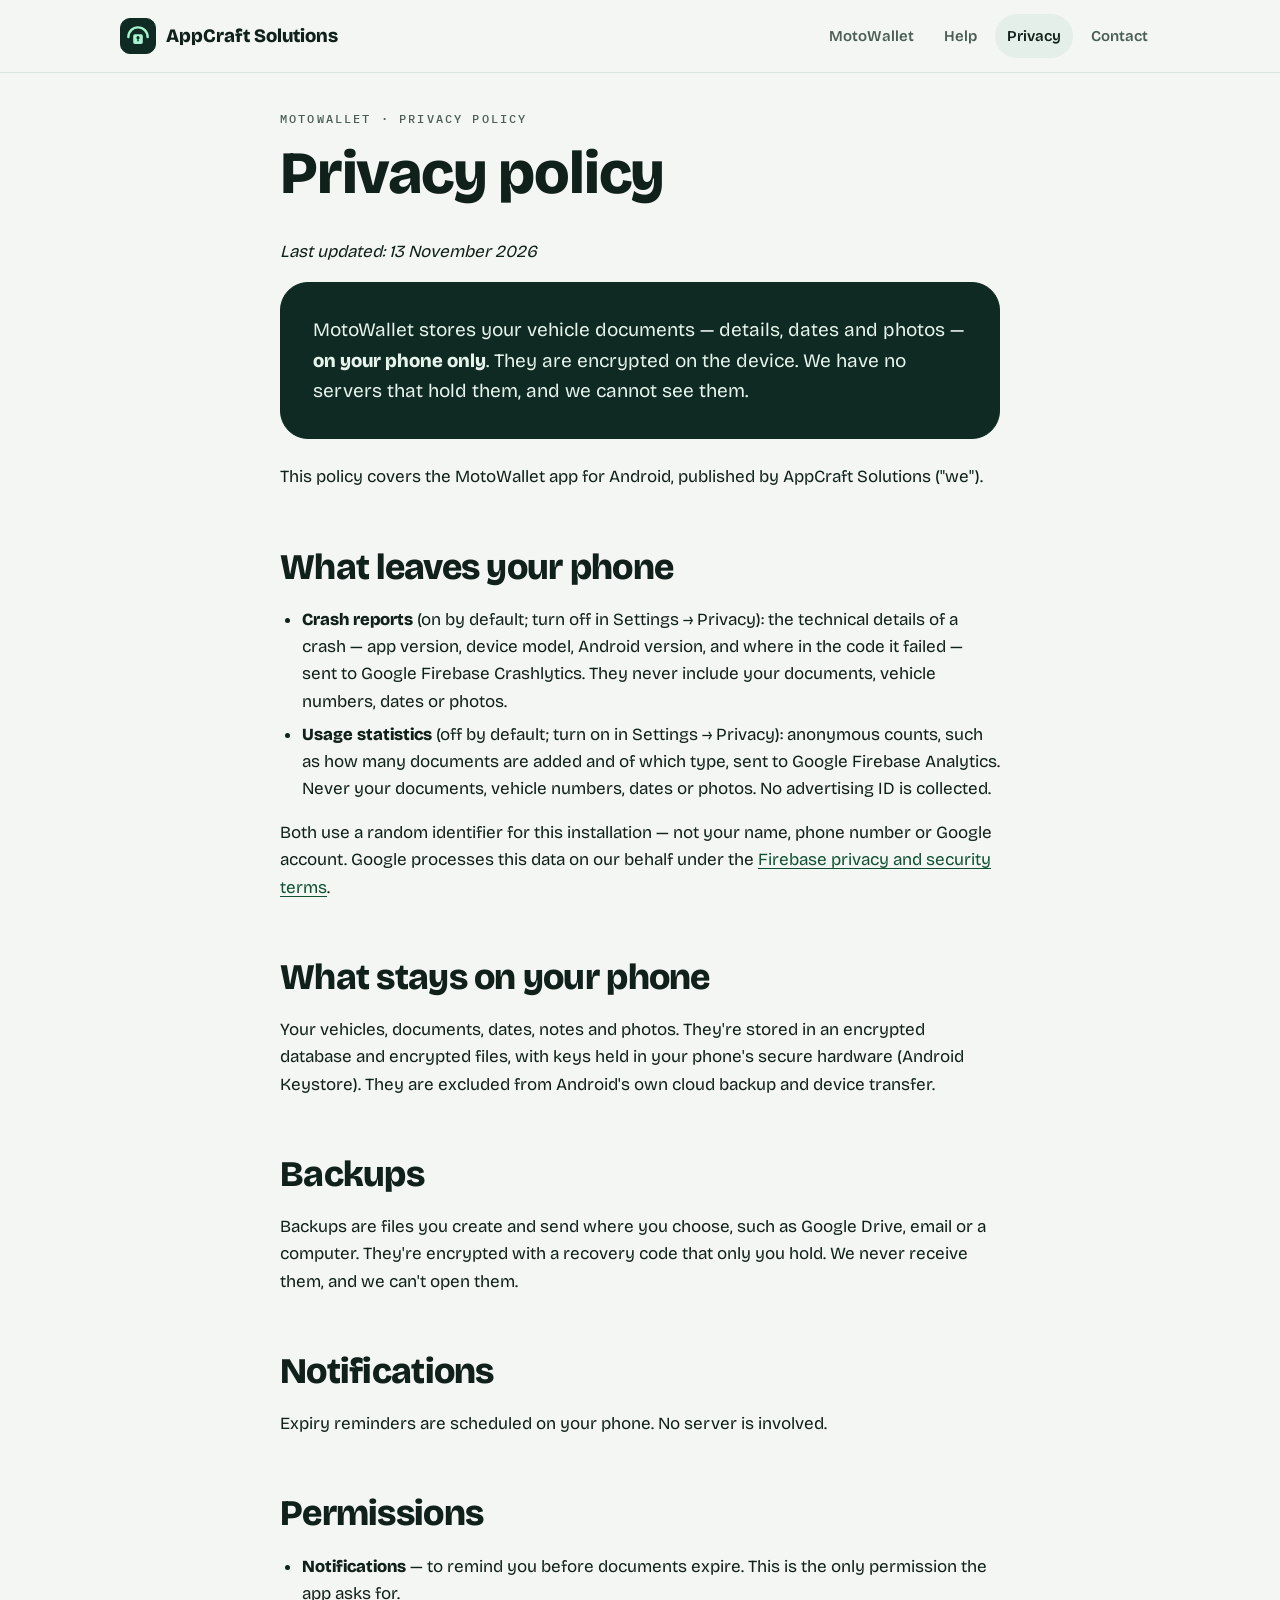
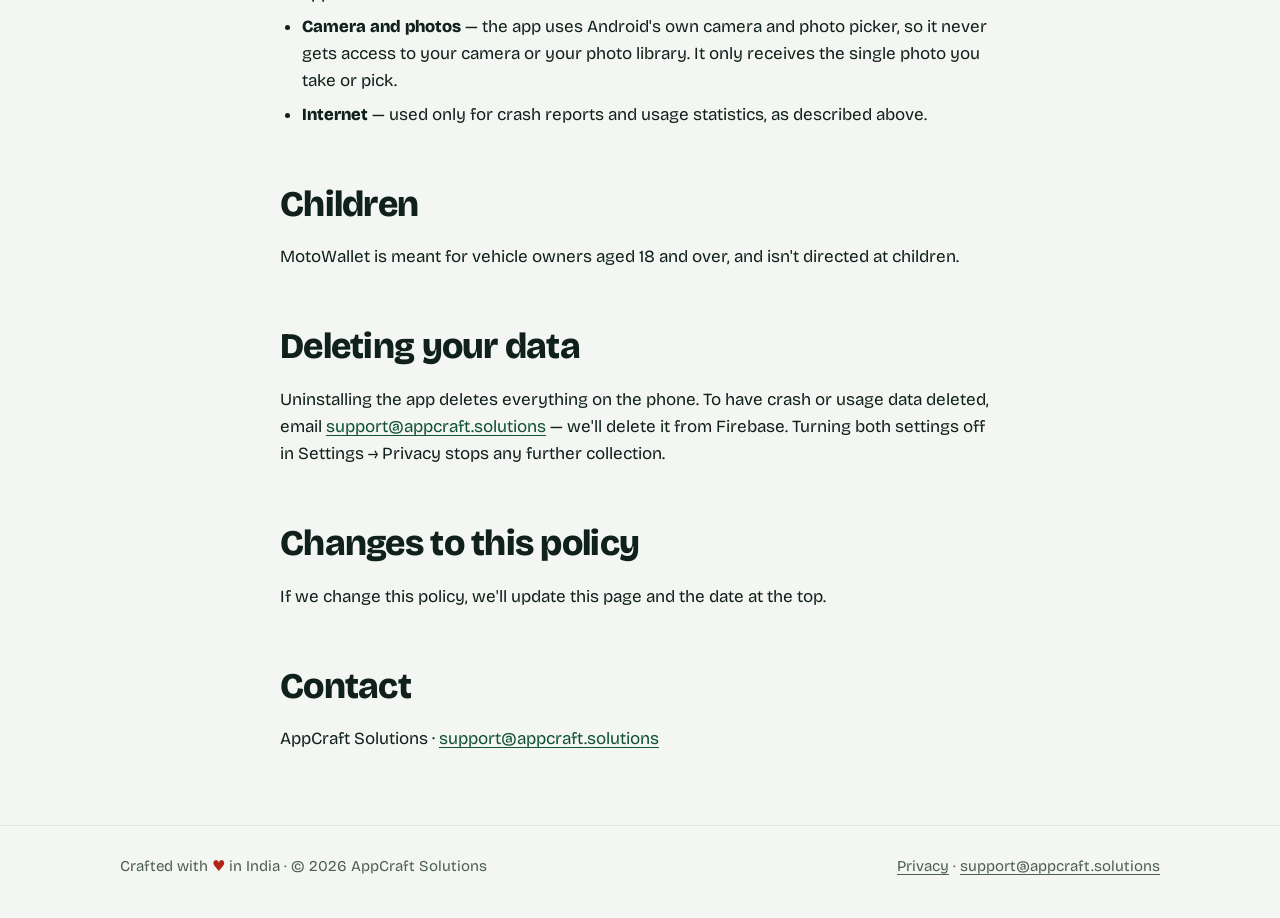
<file: vehiclevault/privacy/index.html>
<!doctype html>
<html lang="en">
<head>
<meta charset="utf-8">
<meta name="viewport" content="width=device-width, initial-scale=1">
<title>MotoWallet privacy policy</title>
<meta name="description" content="MotoWallet stores your vehicle documents encrypted on your phone only. What leaves the phone, and how to have it deleted.">
<meta name="theme-color" content="#0F2A22">
<link rel="icon" href="/favicon.png">
<link rel="apple-touch-icon" href="/assets/img/icon-180.png">
<link rel="stylesheet" href="/assets/site.css">
</head>
<body>
<header class="site-header">
  <div class="wrap">
    <a class="brand" href="/">
      <span class="brand-mark"><svg width="22" height="22" viewBox="22 30 64 54" fill="none" stroke="#A7F3D0" aria-hidden="true"><path d="M26 60a28 28 0 0 1 56 0" stroke-width="7" stroke-linecap="round"/><path fill="#A7F3D0" stroke="none" fill-rule="evenodd" d="M45 52h18a5 5 0 0 1 5 5v18a5 5 0 0 1-5 5H45a5 5 0 0 1-5-5V57a5 5 0 0 1 5-5zm7.4 14.2a4.5 4.5 0 1 1 3.2 0l.8 5.8h-4.8z"/></svg></span>
      AppCraft Solutions
    </a>
    <nav class="site-nav" aria-label="Main">
      <a href="/vehiclevault/">MotoWallet</a>
      <a href="/vehiclevault/help/">Help</a>
      <a href="/vehiclevault/privacy/" aria-current="page">Privacy</a>
      <a href="mailto:support@appcraft.solutions">Contact</a>
    </nav>
  </div>
</header>

<main class="wrap narrow doc">
  <p class="eyebrow">MotoWallet · Privacy policy</p>
  <h1>Privacy policy</h1>
  <p><em>Last updated: 13 November 2026</em></p>

  <div class="panel">
    <p style="margin: 0; font-size: 19px">MotoWallet stores your vehicle documents — details, dates and photos — <strong>on your phone only</strong>. They are encrypted on the device. We have no servers that hold them, and we cannot see them.</p>
  </div>

  <p style="margin-top: 24px">This policy covers the MotoWallet app for Android, published by AppCraft Solutions ("we").</p>

  <h2>What leaves your phone</h2>
  <ul>
    <li><strong>Crash reports</strong> (on by default; turn off in Settings → Privacy): the technical details of a crash — app version, device model, Android version, and where in the code it failed — sent to Google Firebase Crashlytics. They never include your documents, vehicle numbers, dates or photos.</li>
    <li><strong>Usage statistics</strong> (off by default; turn on in Settings → Privacy): anonymous counts, such as how many documents are added and of which type, sent to Google Firebase Analytics. Never your documents, vehicle numbers, dates or photos. No advertising ID is collected.</li>
  </ul>
  <p>Both use a random identifier for this installation — not your name, phone number or Google account. Google processes this data on our behalf under the <a href="https://firebase.google.com/support/privacy">Firebase privacy and security terms</a>.</p>

  <h2>What stays on your phone</h2>
  <p>Your vehicles, documents, dates, notes and photos. They're stored in an encrypted database and encrypted files, with keys held in your phone's secure hardware (Android Keystore). They are excluded from Android's own cloud backup and device transfer.</p>

  <h2>Backups</h2>
  <p>Backups are files you create and send where you choose, such as Google Drive, email or a computer. They're encrypted with a recovery code that only you hold. We never receive them, and we can't open them.</p>

  <h2>Notifications</h2>
  <p>Expiry reminders are scheduled on your phone. No server is involved.</p>

  <h2>Permissions</h2>
  <ul>
    <li><strong>Notifications</strong> — to remind you before documents expire. This is the only permission the app asks for.</li>
    <li><strong>Camera and photos</strong> — the app uses Android's own camera and photo picker, so it never gets access to your camera or your photo library. It only receives the single photo you take or pick.</li>
    <li><strong>Internet</strong> — used only for crash reports and usage statistics, as described above.</li>
  </ul>

  <h2>Children</h2>
  <p>MotoWallet is meant for vehicle owners aged 18 and over, and isn't directed at children.</p>

  <h2>Deleting your data</h2>
  <p>Uninstalling the app deletes everything on the phone. To have crash or usage data deleted, email <a href="mailto:support@appcraft.solutions">support@appcraft.solutions</a> — we'll delete it from Firebase. Turning both settings off in Settings → Privacy stops any further collection.</p>

  <h2>Changes to this policy</h2>
  <p>If we change this policy, we'll update this page and the date at the top.</p>

  <h2>Contact</h2>
  <p>AppCraft Solutions · <a href="mailto:support@appcraft.solutions">support@appcraft.solutions</a></p>
</main>

<footer class="site-footer">
  <div class="wrap">
    <span>Crafted with <span class="love" aria-label="love">♥</span> in India · © 2026 AppCraft Solutions</span>
    <span><a href="/vehiclevault/privacy/">Privacy</a> · <a href="mailto:support@appcraft.solutions">support@appcraft.solutions</a></span>
  </div>
</footer>
</body>
</html>
</file>
<file: assets/site.css>
/* AppCraft Solutions — one stylesheet for every page.
   "Forest garage", the VehicleVault design language: forest and mint, a
   dark instrument panel in both themes, warm grotesque type. */

@font-face { font-family: "Bricolage"; src: url("fonts/BricolageGrotesque-Regular.woff2") format("woff2"); font-weight: 400; font-display: swap; }
@font-face { font-family: "Bricolage"; src: url("fonts/BricolageGrotesque-SemiBold.woff2") format("woff2"); font-weight: 600; font-display: swap; }
@font-face { font-family: "Bricolage"; src: url("fonts/BricolageGrotesque-ExtraBold.woff2") format("woff2"); font-weight: 800; font-display: swap; }
@font-face { font-family: "Plate"; src: url("fonts/BarlowCondensed-Bold.woff2") format("woff2"); font-weight: 700; font-display: swap; }
@font-face { font-family: "Plex Mono"; src: url("fonts/IBMPlexMono-Medium.woff2") format("woff2"); font-weight: 500; font-display: swap; }

:root {
  --bg: #F3F6F2;
  --surface: #FFFFFF;
  --surface-2: #E3EFE8;
  --ink: #10201A;
  --muted: #4B5E55;
  --line: #DCE5DF;
  --link: #0F5132;
  --panel: #0F2A22;
  --panel-border: #0F2A22;
  --on-panel: #E6F4EC;
  --on-panel-muted: #9CC4B2;
  --mint: #A7F3D0;
  --amber: #FBBF24;
  --alarm: #FF8A80;
  --warn: #8A4B00;
  --love: #B42318;
  --radius: 20px;
  color-scheme: light;
}

@media (prefers-color-scheme: dark) {
  :root {
    --bg: #0A1411;
    --surface: #12201B;
    --surface-2: #15291F;
    --ink: #E6F4EC;
    --muted: #9CB8AB;
    --line: #22382F;
    --link: #A7F3D0;
    --panel: #123026;
    --panel-border: #2A5444;
    --warn: #FBBF24;
    --love: #FF8A80;
    color-scheme: dark;
  }
}

* { box-sizing: border-box; }
html { -webkit-text-size-adjust: 100%; }
body {
  margin: 0;
  background: var(--bg);
  color: var(--ink);
  font: 400 17px/1.6 "Bricolage", system-ui, sans-serif;
}
img { max-width: 100%; height: auto; display: block; }
a { color: var(--link); text-underline-offset: 3px; }
a:hover { text-decoration-thickness: 2px; }
h1, h2, h3 { line-height: 1.15; letter-spacing: -0.02em; margin: 0 0 0.5em; }
h1 { font-size: clamp(36px, 6vw, 60px); font-weight: 800; }
h2 { font-size: clamp(26px, 3.6vw, 36px); font-weight: 800; }
h3 { font-size: 20px; font-weight: 600; }
p { margin: 0 0 1em; }
:focus-visible { outline: 3px solid var(--mint); outline-offset: 2px; border-radius: 6px; }

.wrap { max-width: 1080px; margin: 0 auto; padding: 0 20px; }
.narrow { max-width: 760px; }

/* Header and footer */
.site-header { border-bottom: 1px solid var(--line); }
.site-header .wrap { display: flex; align-items: center; justify-content: space-between; gap: 16px; padding-top: 14px; padding-bottom: 14px; flex-wrap: wrap; }
.brand { display: flex; align-items: center; gap: 10px; color: var(--ink); text-decoration: none; font-weight: 800; font-size: 19px; }
.brand-mark { width: 36px; height: 36px; border-radius: 10px; background: var(--panel); border: 1px solid var(--panel-border); display: grid; place-items: center; }
.site-nav { display: flex; gap: 6px; flex-wrap: wrap; }
.site-nav a { color: var(--muted); text-decoration: none; padding: 10px 12px; border-radius: 999px; font-weight: 600; font-size: 15px; }
.site-nav a:hover, .site-nav a[aria-current="page"] { color: var(--ink); background: var(--surface-2); }

.site-footer { border-top: 1px solid var(--line); margin-top: 72px; padding: 28px 0 40px; color: var(--muted); font-size: 15px; }
.site-footer .wrap { display: flex; justify-content: space-between; gap: 16px; flex-wrap: wrap; }
.site-footer a { color: var(--muted); }
.love { color: var(--love); }

/* Building blocks */
section { padding: 56px 0 0; }
.eyebrow { font: 500 12px/1 "Plex Mono", ui-monospace, monospace; letter-spacing: 0.18em; text-transform: uppercase; color: var(--muted); margin: 0 0 14px; }
.lead { font-size: 20px; color: var(--muted); max-width: 640px; }

.panel {
  background: var(--panel);
  border: 1px solid var(--panel-border);
  color: var(--on-panel);
  border-radius: 28px;
  padding: 32px;
}
.panel .eyebrow { color: var(--on-panel-muted); }
.panel a:not(.button) { color: var(--mint); }
.panel .lead { color: var(--on-panel-muted); }

.chip {
  display: inline-flex; align-items: center; gap: 8px;
  background: var(--panel); color: var(--mint);
  border: 1px solid var(--panel-border);
  border-radius: 999px; padding: 8px 14px;
  font-size: 14px; font-weight: 600;
}
.panel .chip { background: rgba(167, 243, 208, 0.12); border-color: transparent; }

.button {
  display: inline-flex; align-items: center; justify-content: center; gap: 8px;
  min-height: 52px; padding: 0 24px; border-radius: 999px;
  background: var(--mint); color: #0F2A22; text-decoration: none;
  font-weight: 600; font-size: 16px;
}
.button.secondary { background: transparent; color: var(--on-panel); border: 1.5px solid var(--on-panel-muted); }
.button[aria-disabled="true"] { opacity: 0.85; cursor: default; }

.plate {
  display: inline-flex; align-items: stretch;
  border: 2px solid #10201A; border-radius: 6px; overflow: hidden;
  background: #fff; color: #10201A; vertical-align: middle;
}
.plate span:first-child { background: #1D4ED8; color: #fff; font: 700 9px "Plate", sans-serif; padding: 3px 4px; display: flex; align-items: flex-end; }
.plate span:last-child { font: 700 17px/1.2 "Plate", sans-serif; letter-spacing: 0.06em; padding: 1px 8px; }

.grid { display: grid; gap: 16px; grid-template-columns: repeat(auto-fit, minmax(240px, 1fr)); }
.card {
  background: var(--surface); border: 1px solid var(--line);
  border-radius: var(--radius); padding: 22px;
}
.card h3 { margin-bottom: 6px; }
.card p { color: var(--muted); margin: 0; font-size: 16px; }
.card .icon { width: 40px; height: 40px; border-radius: 12px; background: var(--surface-2); display: grid; place-items: center; margin-bottom: 14px; }
.card .icon svg { stroke: var(--link); }

.hero { display: grid; gap: 40px; grid-template-columns: 1.1fr 0.9fr; align-items: center; padding-top: 56px; }
.hero-actions { display: flex; gap: 12px; flex-wrap: wrap; margin-top: 24px; }
.phones { display: flex; gap: 16px; justify-content: center; }
.phone {
  width: 220px; border-radius: 28px; overflow: hidden;
  border: 8px solid #141A18; background: #141A18;
  box-shadow: 0 24px 48px rgba(15, 42, 34, 0.25);
}
.phone:nth-child(2) { margin-top: 48px; }

.shots { display: flex; gap: 16px; overflow-x: auto; padding: 4px 4px 16px; scroll-snap-type: x mandatory; }
.shots figure { margin: 0; flex: 0 0 220px; scroll-snap-align: start; }
.shots figcaption { color: var(--muted); font-size: 14px; margin-top: 8px; text-align: center; }

.stat-row { display: grid; grid-template-columns: repeat(3, minmax(0, 1fr)); gap: 12px; margin-top: 24px; }
.stat { border-top: 1px solid rgba(156, 196, 178, 0.3); padding-top: 12px; }
.stat b { display: block; font: 500 28px/1.1 "Plex Mono", ui-monospace, monospace; color: var(--mint); }
.stat span { font-size: 14px; color: var(--on-panel-muted); }

/* Docs */
.doc { padding-top: 40px; }
.doc h2 { margin-top: 48px; padding-top: 8px; scroll-margin-top: 16px; }
.doc h3 { margin-top: 28px; }
.doc ol, .doc ul { padding-left: 22px; margin: 0 0 1em; }
.doc li { margin-bottom: 6px; }
.toc { background: var(--surface); border: 1px solid var(--line); border-radius: var(--radius); padding: 20px 24px; margin: 24px 0; }
.toc ol { margin: 0; columns: 2; column-gap: 32px; }
.toc li { break-inside: avoid; }
.note { background: var(--surface-2); border-radius: 16px; padding: 16px 18px; margin: 0 0 1em; }
.note.warn { border-left: 0; outline: 1.5px solid var(--warn); outline-offset: -1.5px; }
details { background: var(--surface); border: 1px solid var(--line); border-radius: 16px; padding: 4px 18px; margin-bottom: 10px; }
summary { cursor: pointer; font-weight: 600; padding: 12px 0; min-height: 44px; }
details[open] summary { border-bottom: 1px solid var(--line); margin-bottom: 12px; }
kbd, .ui { font: 500 0.88em "Plex Mono", ui-monospace, monospace; background: var(--surface-2); border-radius: 6px; padding: 1px 6px; white-space: nowrap; }
table { border-collapse: collapse; width: 100%; margin: 0 0 1em; font-size: 16px; }
th, td { text-align: left; padding: 10px 12px; border-bottom: 1px solid var(--line); vertical-align: top; }
.table-scroll { overflow-x: auto; }

@media (max-width: 820px) {
  .hero { grid-template-columns: 1fr; }
  .phone { width: 160px; border-width: 6px; border-radius: 22px; }
  .phone:nth-child(2) { margin-top: 32px; }
  .toc ol { columns: 1; }
  .panel { padding: 24px; }
  .stat-row { grid-template-columns: 1fr; }
}

/* Feature rows: one screenshot per feature, text beside it */
.feature {
  display: grid; grid-template-columns: 300px 1fr; gap: 56px; align-items: center;
  padding: 48px 0; border-bottom: 1px solid var(--line);
}
.feature:last-child { border-bottom: 0; }
.feature:nth-child(even) { grid-template-columns: 1fr 300px; }
.feature:nth-child(even) .phone { order: 2; }
.feature .phone { width: 100%; margin: 0 auto; }
.feature h3 { font-size: clamp(24px, 3vw, 30px); font-weight: 800; margin-bottom: 12px; }
.feature p { color: var(--muted); font-size: 18px; }
.feature ul { color: var(--muted); padding-left: 20px; margin: 0; }
.feature li { margin-bottom: 6px; }
.phone.hero-phone { width: 300px; margin: 0 auto; }

/* Stepper: a swipeable track with numbered steps and Back / Next */
.stepper { margin-top: 24px; }
.steps { list-style: none; padding: 0; margin: 0 0 24px; display: flex; gap: 8px; overflow-x: auto; }
.steps button {
  display: flex; align-items: center; gap: 10px; white-space: nowrap;
  min-height: 48px; padding: 6px 16px 6px 6px; border-radius: 999px;
  border: 1px solid var(--line); background: var(--surface); color: var(--muted);
  font: 600 15px "Bricolage", system-ui, sans-serif; cursor: pointer;
}
.steps button .n {
  width: 34px; height: 34px; border-radius: 50%; display: grid; place-items: center;
  background: var(--surface-2); color: var(--ink);
  font: 500 14px "Plex Mono", ui-monospace, monospace;
}
.steps button[aria-selected="true"] { background: var(--panel); border-color: var(--panel-border); color: var(--on-panel); }
.steps button[aria-selected="true"] .n { background: var(--mint); color: #0F2A22; }
.steps button.done .n { background: var(--mint); color: #0F2A22; }

.track { display: flex; overflow-x: auto; scroll-snap-type: x mandatory; scrollbar-width: none; border-radius: 28px; }
.track::-webkit-scrollbar { display: none; }
.slide {
  flex: 0 0 100%; scroll-snap-align: start;
  display: grid; grid-template-columns: 280px 1fr; gap: 48px; align-items: center;
  background: var(--panel); border: 1px solid var(--panel-border); color: var(--on-panel);
  border-radius: 28px; padding: 36px 48px;
}
.slide .phone { width: 100%; }
.slide .eyebrow { color: var(--on-panel-muted); }
.slide h3 { font-size: clamp(26px, 3.4vw, 34px); font-weight: 800; }
.slide p, .slide li { color: var(--on-panel-muted); font-size: 18px; }
.slide ol { padding-left: 22px; margin: 0; }
.slide li { margin-bottom: 8px; }
.slide strong { color: var(--on-panel); }

.stepper-nav { display: flex; justify-content: space-between; align-items: center; gap: 12px; margin-top: 20px; }
.stepper-nav .count { font: 500 14px "Plex Mono", ui-monospace, monospace; color: var(--muted); }
.stepper-nav button {
  min-height: 52px; padding: 0 24px; border-radius: 999px; cursor: pointer;
  font: 600 16px "Bricolage", system-ui, sans-serif;
  background: var(--panel); color: var(--mint); border: 1px solid var(--panel-border);
}
.stepper-nav button.ghost { background: transparent; color: var(--ink); border-color: var(--line); }
.stepper-nav button:disabled { opacity: 0.4; cursor: default; }

@media (prefers-reduced-motion: no-preference) { .track { scroll-behavior: smooth; } }

@media (max-width: 820px) {
  .feature, .feature:nth-child(even) { grid-template-columns: 1fr; gap: 24px; padding: 36px 0; }
  .feature:nth-child(even) .phone { order: 0; }
  .feature .phone, .phone.hero-phone { width: 240px; }
  .slide { grid-template-columns: 1fr; gap: 24px; padding: 24px; }
  .slide .phone { width: 220px; margin: 0 auto; }
  .steps button { padding-right: 6px; }
  .steps button .label { display: none; }
  .steps button[aria-selected="true"] .label { display: inline; padding-right: 10px; }
}
</file>
